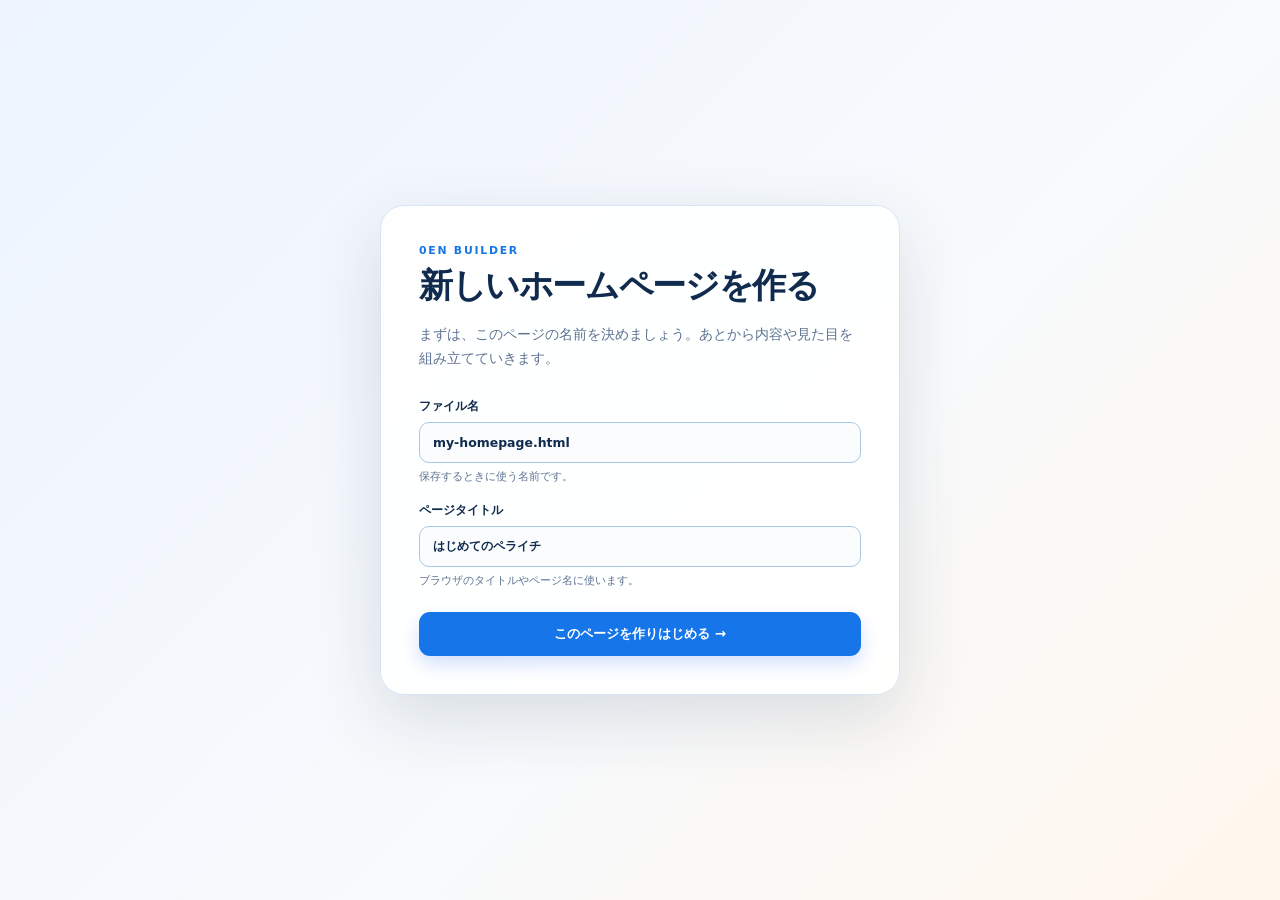
<file: index.html>
<!doctype html>
<html lang="ja">
  <head>
    <meta charset="utf-8" />
    <meta name="viewport" content="width=device-width, initial-scale=1" />
    <title>0EN Builder PoC 01</title>
    <link rel="icon" href="data:," />
    <link rel="stylesheet" href="styles.css" />
  </head>
  <body>
    <section id="project-setup" class="project-setup" aria-labelledby="project-setup-heading">
      <div class="project-setup-card">
        <p class="eyebrow">0EN BUILDER</p>
        <h1 id="project-setup-heading">新しいホームページを作る</h1>
        <p class="project-setup-lead">まずは、このページの名前を決めましょう。あとから内容や見た目を組み立てていきます。</p>
        <form id="project-setup-form" class="project-setup-form">
          <label class="project-setup-field">
            <span>ファイル名</span>
            <input id="project-filename" name="filename" type="text" value="my-homepage.html" placeholder="my-homepage.html" required />
            <small>保存するときに使う名前です。</small>
          </label>
          <label class="project-setup-field">
            <span>ページタイトル</span>
            <input id="project-title" name="title" type="text" value="はじめてのペライチ" placeholder="例：わたしのホームページ" required />
            <small>ブラウザのタイトルやページ名に使います。</small>
          </label>
          <button class="project-setup-submit" type="submit">このページを作りはじめる <span>→</span></button>
        </form>
      </div>
    </section>
    <header class="app-header">
      <div class="app-title-area">
        <button id="page-menu-toggle" class="page-menu-button page-menu-icon" type="button" aria-label="ページ設定を開く" aria-expanded="false">☰</button>
        <div>
          <p class="eyebrow">0EN Builder / PoC 01</p>
          <h1 id="app-page-title">はじめてのペライチ</h1>
        </div>
      </div>
      <div class="header-actions">
        <p class="header-note">プロジェクトは再編集用、完成ページは公開用に保存します。</p>
        <div class="header-file-actions" aria-label="保存と書き出し">
          <button id="save-project" class="page-menu-button" type="button">プロジェクトを保存</button>
          <button id="load-project" class="page-menu-button" type="button">プロジェクトを開く</button>
          <button id="load-html" class="page-menu-button" type="button">HTMLを読み込む</button>
          <button id="export-html" class="page-menu-button page-menu-button-primary" type="button">完成ページを書き出す</button>
          <input id="load-html-file" class="file-input-hidden" type="file" accept=".html,.htm,text/html,image/*" webkitdirectory directory multiple aria-label="HTMLとimagesフォルダを読み込む" />
          <input id="load-project-file" class="file-input-hidden" type="file" accept=".json,.0en.json,application/json" aria-label="プロジェクトJSONを開く" />
        </div>
      </div>
      <div class="aero-ribbon" aria-label="作業モード">
        <div class="aero-ribbon-status" aria-hidden="true">
          <span>ライブプレビュー</span>
          <i></i>
        </div>
      </div>
    </header>

    <section id="page-settings" class="page-settings" hidden aria-label="ページ設定">
      <div class="page-settings-inner">
        <div><p class="eyebrow">ページ設定</p><h2>ページの基本設定</h2></div>
        <span class="page-setting-note">ファイル名とタイトルを設定します。</span>
      </div>
    </section>

    <main class="builder-shell">
      <aside class="panel left-panel" aria-label="追加できるもの">
        <div class="panel-heading">
          <p class="eyebrow">できること</p>
        </div>
        <section class="layout-start" aria-labelledby="layout-start-heading">
          <div class="section-title-row"><h3 id="layout-start-heading">レイアウト</h3><span class="section-hint">先に選ぶ</span></div>
          <button id="layout-card" class="layout-card" type="button" aria-expanded="false"><span class="layout-preview"><i></i><i></i></span><span><strong>レイアウト</strong><small>パーツの並び方を選びます</small></span><b>＋</b></button>
          <div id="layout-popover" class="layout-popover" hidden>
            <div class="popover-heading"><strong>レイアウトを選ぶ</strong><button id="close-layout-popover" type="button" aria-label="レイアウト選択を閉じる">×</button></div>
            <div class="layout-pattern-grid" role="group" aria-label="標準レイアウト">
              <button type="button" data-layout-template="single"><span class="pattern-preview pattern-single"><i></i></span><strong>ひとつ</strong></button>
              <button type="button" data-layout-template="two"><span class="pattern-preview pattern-two"><i></i><i></i></span><strong>左右に2つ</strong></button>
              <button type="button" data-layout-template="wide-left"><span class="pattern-preview pattern-wide-left"><i></i><i></i></span><strong>左を広く</strong></button>
              <button type="button" data-layout-template="wide-right"><span class="pattern-preview pattern-wide-right"><i></i><i></i></span><strong>右を広く</strong></button>
              <button type="button" data-layout-template="add-horizontal"><span class="pattern-preview pattern-add-horizontal"><i></i><i></i></span><strong>横に追加</strong></button>
              <button type="button" data-layout-template="add-vertical"><span class="pattern-preview pattern-add-vertical"><i></i><i></i></span><strong>下に追加</strong></button>
            </div>
            <p class="popover-note">選んだ場所に適用します。あとからさらに分けられます。</p>
          </div>
        </section>
        <button id="select-background" class="part-card part-card-primary" type="button"><span class="part-icon">▨</span><span><strong>背景</strong><small>ページ全体の背景を決める</small></span><b>＋</b></button>
        <button id="select-style" class="part-card part-card-primary" type="button"><span class="part-icon">✦</span><span><strong>見た目</strong><small>ページ全体の雰囲気を変える</small></span><b>＋</b></button>
        <button id="add-text" class="part-card part-card-primary" type="button"><span class="part-icon">T</span><span><strong>見出し</strong><small>大きな文字を追加</small></span><b>＋</b></button>
        <button id="add-body" class="part-card part-card-primary" type="button"><span class="part-icon">¶</span><span><strong>本文</strong><small>説明文を追加</small></span><b>＋</b></button>
        <label id="add-image" class="part-card part-card-primary" for="image-file"><span class="part-icon">▧</span><span><strong>画像</strong><small>写真やイラストを追加</small></span><b>＋</b></label>
        <input id="image-file" class="file-input-hidden" type="file" accept="image/*" aria-label="画像ファイルを選択" />
        <button id="add-separator" class="part-card part-card-primary" type="button"><span class="part-icon">━</span><span><strong>区切り線</strong><small>ページに線を追加</small></span><b>＋</b></button>
        <button id="add-button" class="part-card part-card-primary" type="button"><span class="part-icon">▣</span><span><strong>ボタン</strong><small>行動を促すリンクを追加</small></span><b>＋</b></button>
        <button id="reset-page" class="quiet-button" type="button">最初の状態に戻す</button>
      </aside>

      <section class="canvas-column" aria-label="ライブプレビュー">
        <div class="canvas-toolbar">
          <div>
            <p class="eyebrow">ライブプレビュー</p>
            <h2>ページ</h2>
          </div>
          <div class="canvas-toolbar-actions"><div class="preview-viewport-switch" role="group" aria-label="プレビュー幅"><button type="button" data-preview-viewport="desktop" aria-pressed="true">PC表示</button><button type="button" data-preview-viewport="tablet" aria-pressed="false">タブレット</button><button type="button" data-preview-viewport="mobile" aria-pressed="false">スマホ表示</button></div><span id="selection-status" class="status-pill">文章を選択中</span></div>
        </div>
        <div class="preview-frame-wrap">
          <iframe id="preview-frame" title="作成中のページプレビュー" sandbox="allow-scripts"></iframe>
        </div>
      </section>

      <aside class="panel right-panel" aria-label="選択中の要素の設定">
        <div class="panel-heading">
            <p class="eyebrow">編集</p>
          <h2 id="edit-heading">選んだものの道具箱</h2>
          <p id="edit-subheading" class="helper-text compact">選択中のパーツに必要な道具だけ表示します。</p>
        </div>

        <section id="style-tools" class="customize-section style-tools" hidden aria-labelledby="style-tools-heading">
          <div class="section-title-row"><h3 id="style-tools-heading">ページ全体の見た目</h3><span class="section-hint">8つの見本</span></div>
          <p class="helper-text compact">ここを変えるとページ全体が変わります。文章や配置は変わりません。</p>
          <div class="field-grid"><label class="field"><span class="range-label"><span>ページの横幅</span><output id="page-content-width-value"></output></span><span class="range-hint"><span>読みやすく</span><span>広く</span></span><input id="page-content-width" type="range" min="480" max="1400" step="10" aria-label="ページの最大幅" /></label><label class="field"><span class="range-label"><span>左右の余白</span><output id="page-padding-x-value"></output></span><input id="page-padding-x" type="range" min="0" max="96" step="1" aria-label="ページ左右の余白" /></label></div>
          <label class="field"><span class="range-label"><span>上下の余白</span><output id="page-padding-y-value"></output></span><input id="page-padding-y" type="range" min="0" max="160" step="1" aria-label="ページ上下の余白" /></label>
          <div class="style-preset-grid" role="group" aria-label="ページ全体のスタイルプリセット">
            <button type="button" data-style-preset="casual"><span class="style-preset-sample style-sample-casual"><b>見出し</b><i></i><em>ボタン</em></span><strong>カジュアル</strong><small>親しみやすい</small></button>
            <button type="button" data-style-preset="pop"><span class="style-preset-sample style-sample-pop"><b>見出し</b><i></i><em>ボタン</em></span><strong>ポップ</strong><small>元気で明るい</small></button>
            <button type="button" data-style-preset="sweet"><span class="style-preset-sample style-sample-sweet"><b>見出し</b><i></i><em>ボタン</em></span><strong>スウィート</strong><small>やわらかく可愛い</small></button>
            <button type="button" data-style-preset="blog"><span class="style-preset-sample style-sample-blog"><b>見出し</b><i></i><em>ボタン</em></span><strong>ブログ</strong><small>読みやすく落ち着く</small></button>
            <button type="button" data-style-preset="business"><span class="style-preset-sample style-sample-business"><b>見出し</b><i></i><em>ボタン</em></span><strong>ビジネス</strong><small>整って信頼感</small></button>
            <button type="button" data-style-preset="natural"><span class="style-preset-sample style-sample-natural"><b>見出し</b><i></i><em>ボタン</em></span><strong>ナチュラル</strong><small>温かく素材感</small></button>
            <button type="button" data-style-preset="minimal"><span class="style-preset-sample style-sample-minimal"><b>見出し</b><i></i><em>ボタン</em></span><strong>ミニマル</strong><small>すっきり洗練</small></button>
            <button type="button" data-style-preset="japanese"><span class="style-preset-sample style-sample-japanese"><b>見出し</b><i></i><em>ボタン</em></span><strong>和モダン</strong><small>静かで上品</small></button>
          </div>
          <p class="helper-text compact">気に入らなければ、別の見本を選んで戻せます。</p>
        </section>

        <section id="layout-tools" class="customize-section layout-tools" hidden aria-labelledby="layout-tools-heading">
          <div class="section-title-row"><h3 id="layout-tools-heading">レイアウトを整える</h3><span id="layout-selection-count" class="section-hint"></span></div>
          <p id="layout-help" class="helper-text compact">完成形を選ぶと、その場所に適用されます。</p>
          <div class="anchor-tool">
            <label class="field field-wide"><span>この場所に名前をつける</span><input id="layout-anchor-name" type="text" placeholder="例：お問い合わせ" aria-label="この場所の名前" /></label>
            <button id="save-layout-anchor" class="secondary-button" type="button">名前を設定</button>
            <small class="helper-text compact">ボタンのリンク先として選べるようになります。</small>
          </div>
          <div class="layout-pattern-grid layout-pattern-grid-edit" role="group" aria-label="レイアウトを選ぶ">
            <button type="button" data-layout-template="single"><span class="pattern-preview pattern-single"><i></i></span><strong>ひとつ</strong></button>
            <button type="button" data-layout-template="two"><span class="pattern-preview pattern-two"><i></i><i></i></span><strong>左右に2つ</strong></button>
            <button type="button" data-layout-template="wide-left"><span class="pattern-preview pattern-wide-left"><i></i><i></i></span><strong>左を広く</strong></button>
            <button type="button" data-layout-template="wide-right"><span class="pattern-preview pattern-wide-right"><i></i><i></i></span><strong>右を広く</strong></button>
            <button type="button" data-layout-template="add-horizontal"><span class="pattern-preview pattern-add-horizontal"><i></i><i></i></span><strong>横に追加</strong></button>
            <button type="button" data-layout-template="add-vertical"><span class="pattern-preview pattern-add-vertical"><i></i><i></i></span><strong>下に追加</strong></button>
          </div>
          <div class="section-template-tool">
            <div class="section-title-row"><strong>セクションの見本</strong><span class="section-hint">中身つきで追加</span></div>
            <p class="helper-text compact">選択中の場所に追加します。追加後は「元に戻す」で戻せます。</p>
            <div class="section-template-grid" role="group" aria-label="セクションの見本">
              <button type="button" data-section-template="hero"><strong>ヒーロー</strong><small>見出し・説明・ボタン</small></button>
              <button type="button" data-section-template="features"><strong>3つの特徴</strong><small>横並びカード</small></button>
              <button type="button" data-section-template="split"><strong>紹介</strong><small>左右に内容を配置</small></button>
              <button type="button" data-section-template="cta"><strong>案内・CTA</strong><small>行動を促すまとまり</small></button>
            </div>
          </div>
          <label id="layout-gap-field" class="field">
            <span class="range-label"><span>間隔</span><output id="layout-gap-value"></output></span>
            <span class="range-hint"><span>きゅっと</span><span>ゆったり</span></span>
            <input id="layout-gap" type="range" min="0" max="56" step="4" aria-label="レイアウトの間隔" />
          </label>
          <label id="layout-width-field" class="field is-disabled">
            <span class="range-label"><span>横幅</span><output id="layout-width-value"></output></span>
            <span class="range-hint"><span>せまく</span><span>ひろく</span></span>
            <input id="layout-width" type="range" min="20" max="80" step="1" aria-label="選択中のカラムの横幅" />
          </label>
          <label id="layout-height-field" class="field is-disabled">
            <span class="range-label"><span>縦幅</span><output id="layout-height-value"></output></span>
            <span class="range-hint"><span>低く</span><span>高く</span></span>
            <input id="layout-height" type="range" min="20" max="80" step="1" aria-label="選択中のカラムの縦幅" />
          </label>
          <p id="layout-dimension-note" class="helper-text compact">カラムを選ぶと、使える方向の幅を調整できます。</p>
          <div class="container-style-tool">
            <div class="section-title-row"><strong>入れ物の見た目</strong><span class="section-hint">選択中のまとまり</span></div>
            <div class="choice-grid group-preset-grid" role="group" aria-label="入れ物の見本"><button type="button" data-group-preset="card">カード</button><button type="button" data-group-preset="panel">パネル</button><button type="button" data-group-preset="flat">透明</button></div>
            <div class="field-grid"><label class="field"><span>背景色</span><input id="group-background-color" type="color" aria-label="入れ物の背景色" /></label><label class="check-field"><input id="group-background-none" type="checkbox" aria-label="入れ物の背景なし" /><span>背景なし</span></label></div>
            <div class="field-grid"><label class="field"><span>背景の種類</span><select id="group-background-gradient" aria-label="入れ物の背景の種類"><option value="solid">単色</option><option value="linear">線形</option><option value="radial">円形</option></select></label><label class="field"><span>向き</span><input id="group-background-angle" type="range" min="0" max="360" step="15" aria-label="入れ物の背景の向き" /></label></div>
            <div class="field-grid"><label class="field"><span>色1</span><input id="group-background-color1" type="color" aria-label="入れ物の背景の色1" /></label><label class="field"><span>色2</span><input id="group-background-color2" type="color" aria-label="入れ物の背景の色2" /></label></div>
            <label class="field"><span class="range-label"><span>内側の余白</span><output id="group-padding-value"></output></span><input id="group-padding" type="range" min="0" max="96" step="1" aria-label="入れ物の内側の余白" /></label>
            <label class="field"><span class="range-label"><span>外側の余白</span><output id="group-margin-value"></output></span><input id="group-margin" type="range" min="0" max="96" step="1" aria-label="入れ物の外側の余白" /></label>
            <label class="field"><span class="range-label"><span>角の丸み</span><output id="group-radius-value"></output></span><input id="group-radius" type="range" min="0" max="48" step="1" aria-label="入れ物の角の丸み" /></label>
            <div class="field-grid"><label class="field"><span>枠線</span><select id="group-border-width" aria-label="入れ物の枠線"><option value="0">なし</option><option value="1">細い</option><option value="2">ふつう</option><option value="4">太い</option></select></label><label class="field"><span>枠線の色</span><input id="group-border-color" type="color" aria-label="入れ物の枠線の色" /></label></div>
            <label class="field"><span>影</span><select id="group-shadow" aria-label="入れ物の影"><option value="none">なし</option><option value="soft">薄い</option><option value="strong">くっきり</option></select></label>
          </div>
          <p class="helper-text compact">複数選択：Shiftを押しながらクリック</p>
          <div class="layout-remove-tool"><button id="delete-layout" class="secondary-button" type="button">このレイアウトを削除</button><small class="helper-text compact">中のパーツは残して、追加した入れ物だけ削除します。</small></div>
        </section>

        <section id="preset-tools" class="customize-section" data-editor="text" data-collapsible aria-labelledby="preset-heading" aria-expanded="false">
          <div class="section-title-row collapsible-title" role="button" tabindex="0"><h3 id="preset-heading"><span class="tool-icon" aria-hidden="true">🔵</span>雰囲気を選ぶ</h3><span class="section-hint">見出しの見本</span></div>
          <div class="preset-grid" role="group" aria-label="雰囲気のプリセット">
            <button type="button" data-preset="simple"><span class="preset-sample sample-simple">あなたの<br />ページ</span><strong>シンプル</strong><small>すっきり、迷わない</small></button>
            <button type="button" data-preset="soft"><span class="preset-sample sample-soft">あなたの<br />ページ</span><strong>やわらかい</strong><small>親しみやすい</small></button>
            <button type="button" data-preset="business"><span class="preset-sample sample-business">あなたの<br />ページ</span><strong>ビジネス</strong><small>信頼感のある</small></button>
            <button type="button" data-preset="luxury"><span class="preset-sample sample-luxury">あなたの<br />ページ</span><strong>高級感</strong><small>落ち着いた</small></button>
            <button type="button" data-preset="pop"><span class="preset-sample sample-pop">あなたの<br />ページ</span><strong>ポップ</strong><small>楽しく元気な</small></button>
            <button type="button" data-preset="cute"><span class="preset-sample sample-cute">あなたの<br />ページ</span><strong>かわいい</strong><small>やさしく丸い</small></button>
            <button type="button" data-preset="underline"><span class="preset-sample sample-underline">あなたの<br />ページ</span><strong>アクセント</strong><small>線で目立たせる</small></button>
            <button type="button" data-preset="modern"><span class="preset-sample sample-modern">あなたの<br />ページ</span><strong>モダン</strong><small>すっきり洗練</small></button>
          </div>
        </section>

        <section id="basic-tools" class="customize-section" data-editor="text button" data-collapsible aria-labelledby="basic-heading" aria-expanded="true">
          <div class="section-title-row collapsible-title" role="button" tabindex="0"><h3 id="basic-heading"><span class="tool-icon" aria-hidden="true">✎</span>基本</h3><span class="section-hint">文字の見た目</span></div>
        <label class="field field-wide">
          <span>文章</span>
          <textarea id="content-input" rows="4" aria-label="文章"></textarea>
        </label>
        <label class="field"><span>書体</span><select id="font-family" aria-label="書体"><option value="system">標準ゴシック</option><option value="sans">Noto Sans JP</option><option value="serif">Noto Serif JP</option><option value="rounded">丸ゴシック</option></select></label>

        <section id="body-tools" class="body-tools" hidden aria-label="本文を整える">
          <div class="section-title-row"><h3>文章を整える</h3><span class="section-hint">本文だけ</span></div>
          <div class="body-format-tools" role="group" aria-label="本文の整形">
            <button type="button" data-body-format="plain">通常</button>
            <button type="button" data-body-format="strong">強調</button>
            <button type="button" data-body-format="list">箇条書き</button>
          </div>
          <p class="helper-text compact">文章を改行して入力すると、箇条書きでは1行ずつ項目になります。</p>
        </section>

        <section id="button-tools" class="customize-section" data-editor="button" hidden aria-labelledby="button-heading">
          <div class="section-title-row"><h3 id="button-heading">ボタンの道具箱</h3><span class="section-hint">選択中のボタン</span></div>
          <label class="field field-wide"><span>ボタンの文字</span><input id="button-label" type="text" aria-label="ボタンの文字" /></label>
          <label class="field"><span>書体</span><select id="button-font-family" aria-label="ボタンの書体"><option value="system">標準ゴシック</option><option value="sans">Noto Sans JP</option><option value="serif">Noto Serif JP</option><option value="rounded">丸ゴシック</option></select></label>
          <label class="field"><span>文字の太さ</span><select id="button-font-weight" aria-label="ボタンの文字の太さ"><option value="300">細い（L）</option><option value="400">標準（M）</option><option value="500">やや太い</option><option value="600">太い（B）</option><option value="900">特太い（H）</option></select></label>
          <label class="field"><span class="range-label"><span>文字の大きさ</span><output id="button-font-size-value"></output></span><input id="button-font-size" type="range" min="8" max="160" step="1" aria-label="ボタンの文字の大きさ" /></label>
          <label class="field"><span class="range-label"><span>行間</span><output id="button-line-height-value"></output></span><input id="button-line-height" type="range" min="1" max="2.4" step="0.1" aria-label="ボタンの行間" /></label>
          <label class="field"><span class="range-label"><span>文字間</span><output id="button-letter-spacing-value"></output></span><input id="button-letter-spacing" type="range" min="-0.08" max="0.2" step="0.01" aria-label="ボタンの文字間" /></label>
          <fieldset class="field-set">
            <legend>リンク先</legend>
            <select id="button-link-type" aria-label="リンク先の種類"><option value="url">外部URL</option><option value="anchor">このページの場所</option></select>
          </fieldset>
          <label id="button-url-field" class="field field-wide"><span>URL</span><input id="button-url" type="url" placeholder="https://example.com" aria-label="リンク先URL" /></label>
          <label id="button-anchor-field" class="field field-wide" hidden><span>ページ内の場所</span><select id="button-anchor" aria-label="ページ内リンクの場所"><option value="">場所を選択</option></select></label>
          <label class="check-field"><input id="button-target-blank" type="checkbox" aria-label="新しいタブで開く" /><span>新しいタブで開く</span></label>
          <div class="field-grid">
            <label class="field"><span>文字の色</span><input id="button-text-color" type="color" aria-label="ボタンの文字の色" /></label>
            <label class="field"><span>ボタンの色</span><input id="button-background-color" type="color" aria-label="ボタンの色" /></label>
          </div>
          <fieldset class="field-set"><legend>配置</legend><div class="segmented" role="group" aria-label="ボタンの配置"><button type="button" data-button-align="left">左</button><button type="button" data-button-align="center">中央</button><button type="button" data-button-align="right">右</button></div></fieldset>
          <label class="field"><span class="range-label"><span>横幅</span><output id="button-width-value"></output></span><input id="button-width" type="range" min="20" max="200" step="1" aria-label="ボタンの横幅" /></label>
          <label class="field"><span class="range-label"><span>縦幅</span><output id="button-height-value"></output></span><input id="button-height" type="range" min="8" max="80" step="1" aria-label="ボタンの縦幅" /></label>
          <label class="field"><span class="range-label"><span>角の丸み</span><output id="button-radius-value"></output></span><input id="button-radius" type="range" min="0" max="48" step="1" aria-label="ボタンの角の丸み" /></label>
          <div class="field-grid"><label class="field"><span>枠線</span><select id="button-border-width" aria-label="ボタンの枠線"><option value="0">なし</option><option value="1">細い</option><option value="2">ふつう</option><option value="4">太い</option></select></label><label class="field"><span>枠線の色</span><input id="button-border-color" type="color" aria-label="ボタンの枠線の色" /></label></div>
        </section>

        <div class="field-grid">
          <label class="field">
            <span>文字の色</span>
            <input id="text-color" type="color" aria-label="文字の色" />
          </label>
          <label class="field">
            <span>パーツの背景色</span>
            <input id="background-color" type="color" aria-label="背景の色" />
          </label>
        </div>
        <label class="check-field">
          <input id="background-none" type="checkbox" aria-label="パーツの背景なし" />
          <span>パーツの背景なし</span>
        </label>
        <div class="gradient-tool">
          <div class="section-title-row"><strong>背景のグラデーション</strong><span class="section-hint">色をなじませる</span></div>
          <div class="field-grid"><label class="field"><span>種類</span><select id="background-gradient" aria-label="背景グラデーション"><option value="solid">単色</option><option value="linear">線形</option><option value="radial">円形</option></select></label><label class="field"><span>向き</span><input id="background-gradient-angle" type="range" min="0" max="360" step="15" aria-label="グラデーションの向き" /></label></div>
          <div class="field-grid"><label class="field"><span>色1</span><input id="background-gradient-color1" type="color" aria-label="グラデーションの色1" /></label><label class="field"><span>色2</span><input id="background-gradient-color2" type="color" aria-label="グラデーションの色2" /></label></div>
        </div>

        <label class="field">
          <span class="range-label"><span>文字の大きさ</span><output id="font-size-value"></output></span><span class="range-hint"><span>小さめ</span><span>大きめ</span></span>
          <input id="font-size" type="range" min="8" max="160" step="1" aria-label="文字の大きさ" />
        </label>
        <label class="field"><span>文字サイズの変化</span><select id="font-size-mode" aria-label="文字サイズの変化"><option value="fixed">固定サイズ</option><option value="responsive">画面に合わせて調整</option></select></label>
        <div id="responsive-font-size-tools" class="responsive-font-size-tools" hidden>
          <p class="helper-text compact">画面が狭いと小さく、広いと大きくなります。</p>
          <div class="field-grid"><label class="field"><span class="range-label"><span>小さい画面</span><output id="font-size-min-value"></output></span><input id="font-size-min" type="range" min="8" max="96" step="1" aria-label="小さい画面の文字サイズ" /></label><label class="field"><span class="range-label"><span>大きい画面</span><output id="font-size-max-value"></output></span><input id="font-size-max" type="range" min="16" max="180" step="1" aria-label="大きい画面の文字サイズ" /></label></div>
        </div>

        <label class="field"><span>文字の太さ</span><select id="font-weight" aria-label="文字の太さ"><option value="300">細い（L）</option><option value="400">標準（M）</option><option value="500">やや太い</option><option value="600">太い（B）</option><option value="900">特太い（H）</option></select></label>

        <fieldset class="field-set alignment-field-set">
          <legend>文字の揃え方</legend>
          <div class="alignment-toolbar" role="toolbar" aria-label="文字の揃え方">
            <button type="button" class="alignment-button" data-align="left" aria-label="左揃え" title="左揃え"><span class="alignment-icon alignment-icon-left" aria-hidden="true"><i></i><i></i><i></i></span></button>
            <button type="button" class="alignment-button" data-align="center" aria-label="中央揃え" title="中央揃え"><span class="alignment-icon alignment-icon-center" aria-hidden="true"><i></i><i></i><i></i></span></button>
            <button type="button" class="alignment-button" data-align="right" aria-label="右揃え" title="右揃え"><span class="alignment-icon alignment-icon-right" aria-hidden="true"><i></i><i></i><i></i></span></button>
            <button type="button" class="alignment-button" data-align="justify" aria-label="両端揃え" title="両端揃え"><span class="alignment-icon alignment-icon-justify" aria-hidden="true"><i></i><i></i><i></i></span></button>
          </div>
        </fieldset>

        <fieldset class="field-set alignment-field-set" data-block-position-tools>
          <legend>ブロックの位置</legend>
          <p class="helper-text compact">文字ではなく、見出しの枠そのものを段の中で動かします。</p>
          <div class="alignment-toolbar" role="toolbar" aria-label="ブロックの位置">
            <button type="button" class="alignment-button" data-block-align="left" aria-label="ブロックを左に配置" title="ブロックを左に配置"><span class="alignment-icon alignment-icon-left" aria-hidden="true"><i></i><i></i><i></i></span></button>
            <button type="button" class="alignment-button" data-block-align="center" aria-label="ブロックを中央に配置" title="ブロックを中央に配置"><span class="alignment-icon alignment-icon-center" aria-hidden="true"><i></i><i></i><i></i></span></button>
            <button type="button" class="alignment-button" data-block-align="right" aria-label="ブロックを右に配置" title="ブロックを右に配置"><span class="alignment-icon alignment-icon-right" aria-hidden="true"><i></i><i></i><i></i></span></button>
          </div>
        </fieldset>

        <fieldset class="field-set">
          <legend>縦の揃え方</legend>
          <div class="segmented" role="group" aria-label="縦の揃え方">
            <button type="button" data-valign="top">上</button>
            <button type="button" data-valign="center">中央</button>
            <button type="button" data-valign="bottom">下</button>
          </div>
        </fieldset>

        <label class="field">
          <span class="range-label"><span>行間</span><output id="line-height-value"></output></span><span class="range-hint"><span>きゅっと</span><span>ゆったり</span></span>
          <input id="line-height" type="range" min="1" max="2.4" step="0.1" aria-label="行間" />
        </label>

        <label class="field">
          <span class="range-label"><span>文字間</span><output id="letter-spacing-value"></output></span><span class="range-hint"><span>つめる</span><span>ひろげる</span></span>
          <input id="letter-spacing" type="range" min="-0.08" max="0.2" step="0.01" aria-label="文字間" />
        </label>

        <label class="field">
          <span class="range-label"><span>内側の余白</span><output id="padding-value"></output></span><span class="range-hint"><span>きゅっと</span><span>ゆったり</span></span>
          <input id="padding" type="range" min="0" max="64" step="1" aria-label="内側の余白" />
        </label>

        <label class="field">
          <span class="range-label"><span>外側の余白</span><output id="margin-value"></output></span>
          <input id="margin" type="range" min="0" max="64" step="1" aria-label="外側の余白" />
        </label>

        <button type="button" class="spacing-detail-toggle" data-spacing-detail aria-expanded="false" aria-controls="spacing-detail-panel">余白を4方向で調整</button>
        <div id="spacing-detail-panel" class="spacing-detail-panel" hidden>
          <p class="helper-text compact">上下左右を別々に調整できます。</p>
          <div class="spacing-detail-grid">
            <label class="field"><span class="range-label"><span>内側・上</span><output id="padding-top-value"></output></span><input id="padding-top" type="range" min="0" max="80" step="1" aria-label="内側の上余白" /></label>
            <label class="field"><span class="range-label"><span>内側・右</span><output id="padding-right-value"></output></span><input id="padding-right" type="range" min="0" max="80" step="1" aria-label="内側の右余白" /></label>
            <label class="field"><span class="range-label"><span>内側・下</span><output id="padding-bottom-value"></output></span><input id="padding-bottom" type="range" min="0" max="80" step="1" aria-label="内側の下余白" /></label>
            <label class="field"><span class="range-label"><span>内側・左</span><output id="padding-left-value"></output></span><input id="padding-left" type="range" min="0" max="80" step="1" aria-label="内側の左余白" /></label>
            <label class="field"><span class="range-label"><span>外側・上</span><output id="margin-top-value"></output></span><input id="margin-top" type="range" min="0" max="80" step="1" aria-label="外側の上余白" /></label>
            <label class="field"><span class="range-label"><span>外側・右</span><output id="margin-right-value"></output></span><input id="margin-right" type="range" min="0" max="80" step="1" aria-label="外側の右余白" /></label>
            <label class="field"><span class="range-label"><span>外側・下</span><output id="margin-bottom-value"></output></span><input id="margin-bottom" type="range" min="0" max="80" step="1" aria-label="外側の下余白" /></label>
            <label class="field"><span class="range-label"><span>外側・左</span><output id="margin-left-value"></output></span><input id="margin-left" type="range" min="0" max="80" step="1" aria-label="外側の左余白" /></label>
          </div>
        </div>

        <label class="field">
          <span class="range-label"><span>幅</span><output id="width-value"></output></span>
          <input id="width" type="range" min="40" max="200" step="1" aria-label="幅" />
        </label>
          <label class="check-field overflow-toggle"><input id="allow-overflow" type="checkbox" aria-label="パーツを枠の外まで調整" /><span>枠を越えて調整</span></label>
          <p class="helper-text compact overflow-warning">オンにすると、選択中のパーツを親枠の外まで大きくできます。</p>

        <div class="text-position-tool">
          <div class="section-title-row"><strong>パーツの位置</strong><span class="section-hint">並びを変えずに動かす</span></div>
          <p class="helper-text compact">周りの並びは変えず、選択中のパーツだけを上下左右に動かします。</p>
          <label class="field"><span class="range-label"><span>左右</span><output id="text-offset-x-value"></output></span><span class="range-hint"><span>左へ</span><span>右へ</span></span><input id="text-offset-x" type="range" min="-320" max="320" step="1" aria-label="パーツの左右位置" /></label>
          <label class="field"><span class="range-label"><span>上下</span><output id="text-offset-y-value"></output></span><span class="range-hint"><span>上へ</span><span>下へ</span></span><input id="text-offset-y" type="range" min="-320" max="320" step="1" aria-label="パーツの上下位置" /></label>
        </div>

        <div class="field-grid">
          <label class="field">
            <span>枠線</span>
            <select id="border-width" aria-label="枠線">
              <option value="0">なし</option>
              <option value="1">細い</option>
              <option value="2">ふつう</option>
              <option value="4">太い</option>
            </select>
          </label>
          <label class="field">
            <span>枠線の色</span>
            <input id="border-color" type="color" aria-label="枠線の色" />
          </label>
        </div>

        <label class="field">
          <span class="range-label"><span>角の丸み</span><output id="radius-value"></output></span><span class="range-hint"><span>カクカク</span><span>まるい</span></span>
          <input id="radius" type="range" min="0" max="48" step="1" aria-label="角の丸み" />
        </label>
        </section>

        <section id="layer-tools" class="customize-section" data-editor="text image button separator" aria-labelledby="layer-heading">
          <div class="section-title-row"><h3 id="layer-heading"><span class="tool-icon" aria-hidden="true">▱</span>重なり順</h3><span id="layer-order-value" class="section-hint">標準</span></div>
          <div class="layer-toolbar" role="toolbar" aria-label="重なり順の調整">
            <button type="button" class="secondary-button" data-layer-action="front" title="選択中のパーツを最前面へ">最前面</button>
            <button type="button" class="secondary-button" data-layer-action="forward" title="選択中のパーツをひとつ前へ">前へ</button>
            <button type="button" class="secondary-button" data-layer-action="backward" title="選択中のパーツをひとつ後ろへ">後ろへ</button>
            <button type="button" class="secondary-button" data-layer-action="back" title="選択中のパーツを最背面へ">最背面</button>
          </div>
          <p class="helper-text compact">同じ段で重なるパーツの前後を調整できます。</p>
        </section>

        <section id="decoration-tools" class="customize-section" data-editor="text image button" data-collapsible aria-labelledby="decoration-heading" aria-expanded="false">
          <div class="section-title-row collapsible-title" role="button" tabindex="0"><h3 id="decoration-heading"><span class="tool-icon" aria-hidden="true">✦</span>装飾</h3><span class="section-hint">あとから足せます</span></div>
          <div class="decoration-list">
            <div class="decoration-row shadow-row"><div class="decoration-row-heading"><span class="decoration-label">枠に影をつける</span><button type="button" class="shadow-adjust-toggle" data-shadow-adjust="box" aria-expanded="false" aria-controls="box-shadow-adjust">微調整</button></div><div class="choice-grid" role="group" aria-label="枠に影をつける"><button type="button" data-decoration="shadow:none">なし</button><button type="button" data-decoration="shadow:soft">薄い</button><button type="button" data-decoration="shadow:strong">くっきり</button></div><div id="box-shadow-adjust" class="shadow-adjust-panel" hidden><label class="field"><span class="range-label"><span>左右</span><output id="shadow-offset-x-value"></output></span><span class="range-hint"><span>左</span><span>右</span></span><input id="shadow-offset-x" type="range" min="-20" max="20" step="1" aria-label="枠の影の左右位置" /></label><label class="field"><span class="range-label"><span>上下</span><output id="shadow-offset-y-value"></output></span><span class="range-hint"><span>上</span><span>下</span></span><input id="shadow-offset-y" type="range" min="-20" max="20" step="1" aria-label="枠の影の上下位置" /></label></div></div>
            <div class="decoration-row shadow-row"><div class="decoration-row-heading"><span class="decoration-label">文字に影をつける</span><button type="button" class="shadow-adjust-toggle" data-shadow-adjust="text" aria-expanded="false" aria-controls="text-shadow-adjust">微調整</button></div><div class="choice-grid" role="group" aria-label="文字に影をつける"><button type="button" data-decoration="textShadow:none">なし</button><button type="button" data-decoration="textShadow:soft">薄い</button><button type="button" data-decoration="textShadow:strong">くっきり</button></div><div id="text-shadow-adjust" class="shadow-adjust-panel" hidden><label class="field"><span class="range-label"><span>左右</span><output id="text-shadow-offset-x-value"></output></span><span class="range-hint"><span>左</span><span>右</span></span><input id="text-shadow-offset-x" type="range" min="-20" max="20" step="1" aria-label="文字の影の左右位置" /></label><label class="field"><span class="range-label"><span>上下</span><output id="text-shadow-offset-y-value"></output></span><span class="range-hint"><span>上</span><span>下</span></span><input id="text-shadow-offset-y" type="range" min="-20" max="20" step="1" aria-label="文字の影の上下位置" /></label></div></div>
            <div class="decoration-row"><span class="decoration-label">立体感をつける</span><div class="choice-grid" role="group" aria-label="立体感をつける"><button type="button" data-decoration="depth:none">なし</button><button type="button" data-decoration="depth:emboss">浮き出し</button><button type="button" data-decoration="depth:inset">へこみ</button></div></div>
            <div class="decoration-row"><span class="decoration-label">枠をつける</span><div class="choice-grid" role="group" aria-label="枠をつける"><button type="button" data-decoration="borderStyle:none">なし</button><button type="button" data-decoration="borderStyle:solid">細い線</button><button type="button" data-decoration="borderStyle:double">二重線</button></div></div>
            <div class="decoration-row"><span class="decoration-label">光らせる</span><div class="choice-grid" role="group" aria-label="光らせる"><button type="button" data-decoration="glow:none">なし</button><button type="button" data-decoration="glow:soft">ぼんやり</button><button type="button" data-decoration="glow:strong">強く</button></div></div>
            <div class="decoration-row text-stroke-row"><span class="decoration-label">袋文字</span><div class="choice-grid" role="group" aria-label="袋文字"><button type="button" data-decoration="textStrokeWidth:0">なし</button><button type="button" data-decoration="textStrokeWidth:1">細い</button><button type="button" data-decoration="textStrokeWidth:2">ふつう</button><button type="button" data-decoration="textStrokeWidth:3">太い</button></div><label class="field"><span>袋文字の色</span><input id="text-stroke-color" type="color" aria-label="袋文字の色" /></label></div>
          </div>
        </section>

        <section id="image-tools" class="customize-section media-tools" data-editor="image" hidden aria-labelledby="image-heading">
          <div class="section-title-row"><h3 id="image-heading">画像の道具箱</h3><span class="section-hint">選択中の画像</span></div>
          <label class="part-card part-card-primary replace-image-card" for="image-replace-file"><span class="part-icon">↻</span><span><strong>画像を置き換える</strong><small>位置や装飾はそのまま</small></span></label>
          <input id="image-replace-file" class="file-input-hidden" type="file" accept="image/*" aria-label="画像を置き換える" />
          <fieldset class="field-set">
            <legend>配置</legend>
            <div class="segmented" role="group" aria-label="画像の配置">
              <button type="button" data-image-position="left">左</button>
              <button type="button" data-image-position="center">中央</button>
              <button type="button" data-image-position="right">右</button>
            </div>
          </fieldset>
          <label class="field">
            <span class="range-label"><span>左右の位置</span><output id="image-offset-x-value"></output></span>
            <span class="range-hint"><span>左</span><span>右</span></span>
            <input id="image-offset-x" type="range" min="-320" max="320" step="1" aria-label="画像の左右位置" />
          </label>
          <label class="field">
            <span class="range-label"><span>上下の位置</span><output id="image-offset-y-value"></output></span>
            <span class="range-hint"><span>上</span><span>下</span></span>
            <input id="image-offset-y" type="range" min="-320" max="320" step="1" aria-label="画像の上下位置" />
          </label>
          <label class="field field-wide">
            <span>画像の説明</span>
            <input id="image-alt" type="text" aria-label="画像の説明" />
          </label>
          <label class="field">
            <span class="range-label"><span>大きさ</span><output id="image-width-value"></output></span>
            <span class="range-hint"><span>小さめ</span><span>大きめ</span></span>
            <input id="image-width" type="range" min="20" max="200" step="1" aria-label="画像の大きさ" />
          </label>
          <label class="check-field overflow-toggle"><input id="image-allow-overflow" type="checkbox" aria-label="画像を枠の外まで調整" /><span>枠を越えて調整</span></label>
          <p class="helper-text compact overflow-warning">オンにすると、画像を親枠の外まで大きくできます。</p>
          <label class="field">
            <span class="range-label"><span>外側の余白</span><output id="image-margin-value"></output></span>
            <input id="image-margin" type="range" min="0" max="64" step="1" aria-label="画像の外側の余白" />
          </label>
          <label class="field">
            <span class="range-label"><span>角の丸み</span><output id="image-radius-value"></output></span>
            <span class="range-hint"><span>カクカク</span><span>まるい</span></span>
            <input id="image-radius" type="range" min="0" max="48" step="1" aria-label="画像の角の丸み" />
          </label>
          <div class="field-grid">
            <label class="field">
              <span>枠線</span>
              <select id="image-border-width" aria-label="画像の枠線">
                <option value="0">なし</option>
                <option value="1">細い</option>
                <option value="2">ふつう</option>
                <option value="4">太い</option>
              </select>
            </label>
            <label class="field">
              <span>枠線の色</span>
              <input id="image-border-color" type="color" aria-label="画像の枠線の色" />
            </label>
          </div>
        </section>

        <section id="delete-section" class="delete-section" hidden aria-label="パーツの操作">
          <div class="part-order-actions"><button id="duplicate-selected" class="secondary-button" type="button">複製</button><button id="move-selected-up" class="secondary-button" type="button">↑ 上へ</button><button id="move-selected-down" class="secondary-button" type="button">↓ 下へ</button></div>
          <button id="delete-selected" class="delete-button" type="button">🗑 このパーツを削除</button>
        </section>

        <section id="separator-tools" class="customize-section" data-editor="separator" aria-labelledby="separator-heading">
          <div class="section-title-row"><h3 id="separator-heading">区切り線の道具箱</h3><span class="section-hint">選択中の区切り線</span></div>
          <label class="field">
            <span class="range-label"><span>線の幅</span><output id="separator-width-value"></output></span>
            <input id="separator-width" type="range" min="20" max="100" step="1" aria-label="区切り線の幅" />
          </label>
          <div class="field-grid">
            <label class="field">
              <span>線の太さ</span>
              <select id="separator-thickness" aria-label="区切り線の太さ"><option value="1">細い</option><option value="2">ふつう</option><option value="4">太い</option></select>
            </label>
            <label class="field">
              <span>線の色</span>
              <input id="separator-color" type="color" aria-label="区切り線の色" />
            </label>
          </div>
          <label class="field">
            <span>線の種類</span>
            <select id="separator-style" aria-label="区切り線の種類"><option value="solid">実線</option><option value="dashed">破線</option><option value="double">二重線</option></select>
          </label>
        </section>

        <section id="background-tools" class="customize-section" data-editor="background" aria-labelledby="background-heading">
          <div class="section-title-row"><h3 id="background-heading">背景の道具箱</h3><span class="section-hint">ページ全体</span></div>
          <div class="field-grid">
            <label class="field"><span>背景色</span><input id="page-background" type="color" aria-label="ページの背景色" /></label>
            <div class="field"><span>候補</span><div class="page-swatches" role="group" aria-label="ページ背景の候補"><button type="button" data-page-background="#f7f9fc">やわらかい</button><button type="button" data-page-background="#ffffff">白</button><button type="button" data-page-background="#eef6ff">空色</button><button type="button" data-page-background="#fff7ed">あたたかい</button></div></div>
          </div>
          <label class="part-card part-card-primary replace-image-card" for="background-file"><span class="part-icon">▧</span><span><strong>背景画像を追加</strong><small>画像を置き換える</small></span></label>
          <input id="background-file" class="file-input-hidden" type="file" accept="image/*" aria-label="背景画像を追加" />
          <label class="field"><span>画像の表示</span><select id="background-size" aria-label="背景画像の表示"><option value="cover">枠いっぱい</option><option value="contain">全体を表示</option><option value="repeat">敷き詰める</option></select></label>
          <label class="field"><span>画像の位置</span><select id="background-position" aria-label="背景画像の位置"><option value="left top">左上</option><option value="center top">中央上</option><option value="right top">右上</option><option value="left center">左中央</option><option value="center">中央</option><option value="right center">右中央</option><option value="left bottom">左下</option><option value="center bottom">中央下</option><option value="right bottom">右下</option></select></label>
        </section>
      </aside>
    </main>

    <footer class="builder-footer" aria-label="ページ情報">
      <span class="footer-brand">0EN Builder</span>
      <span>ページ：<strong id="footer-page-title">はじめてのペライチ</strong></span>
      <span>パーツ：<strong id="footer-element-count">1</strong></span>
      <span>選択中：<strong id="footer-selection">見出し</strong></span>
      <span class="footer-spacer"></span>
      <span class="footer-status"><i></i><strong id="footer-save-status">編集中</strong></span>
      <button id="undo-button" class="footer-action-button" type="button" disabled>↶ 元に戻す <span>Ctrl+Z</span></button>
      <button id="footer-source-button" class="footer-code-button" type="button">ソースを見る</button>
      <button id="footer-preview-button" class="footer-action-button" type="button">HTMLを見る</button>
    </footer>

    <div id="action-toast" class="action-toast" hidden><span id="action-toast-message"></span><button id="undo-delete" type="button">元に戻す</button></div>
    <div id="context-menu" class="context-menu" hidden role="menu" aria-label="この場所の操作">
      <button type="button" data-context-action="anchor-add" role="menuitem">この場所に名前をつける</button>
      <button type="button" data-context-action="anchor-edit" role="menuitem">名前を変更</button>
      <button type="button" data-context-action="anchor-remove" role="menuitem">この名前を削除</button>
    </div>

    <script src="app.js"></script>
  </body>
</html>
</file>
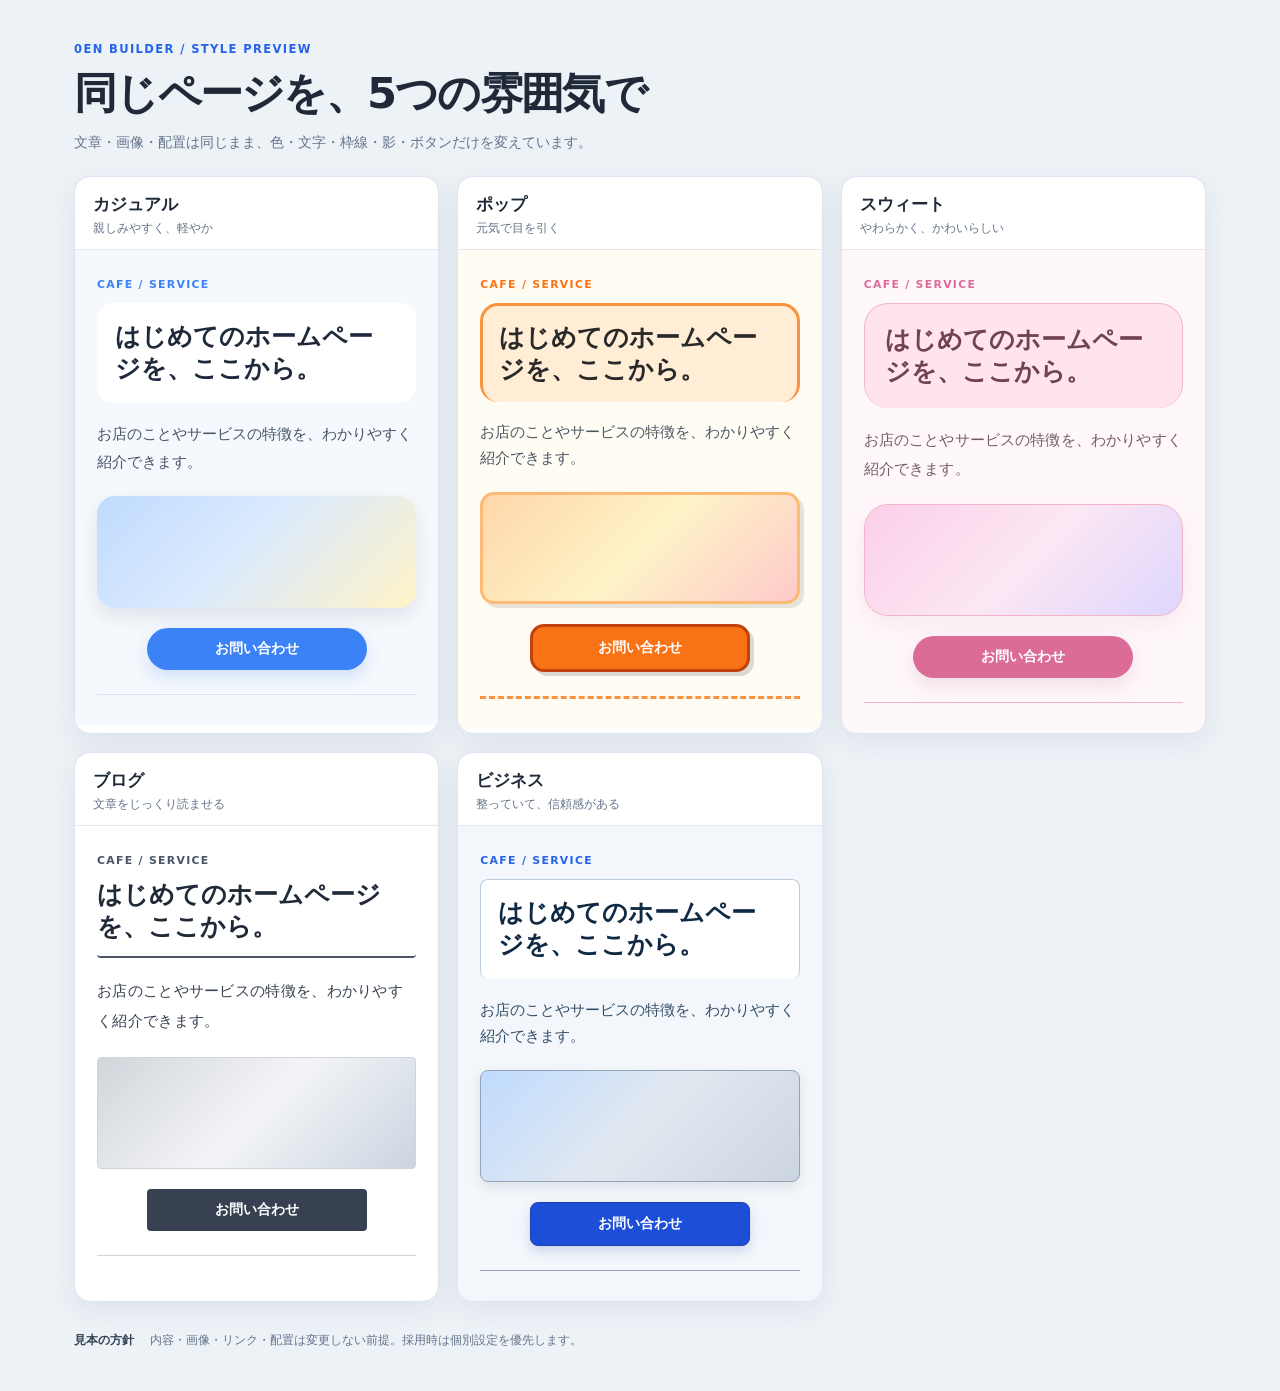
<file: style-preview.html>
<!doctype html>
<html lang="ja">
<head>
  <meta charset="utf-8" />
  <meta name="viewport" content="width=device-width, initial-scale=1" />
  <title>0EN Builder スタイルプリセット見本</title>
  <link rel="stylesheet" href="style-preview.css" />
</head>
<body>
  <header class="preview-header">
    <p class="eyebrow">0EN BUILDER / STYLE PREVIEW</p>
    <h1>同じページを、5つの雰囲気で</h1>
    <p>文章・画像・配置は同じまま、色・文字・枠線・影・ボタンだけを変えています。</p>
  </header>

  <main class="theme-grid" aria-label="スタイルプリセットの見本">
    <article class="theme-card theme-casual">
      <div class="theme-card-heading"><h2>カジュアル</h2><p>親しみやすく、軽やか</p></div>
      <div class="sample-page">
        <p class="sample-kicker">CAFE / SERVICE</p><h3>はじめてのホームページを、ここから。</h3>
        <p class="sample-body">お店のことやサービスの特徴を、わかりやすく紹介できます。</p>
        <div class="sample-image" role="img" aria-label="カフェのイメージ"></div>
        <a class="sample-button" href="#">お問い合わせ</a><hr />
      </div>
    </article>

    <article class="theme-card theme-pop">
      <div class="theme-card-heading"><h2>ポップ</h2><p>元気で目を引く</p></div>
      <div class="sample-page">
        <p class="sample-kicker">CAFE / SERVICE</p><h3>はじめてのホームページを、ここから。</h3>
        <p class="sample-body">お店のことやサービスの特徴を、わかりやすく紹介できます。</p>
        <div class="sample-image" role="img" aria-label="カフェのイメージ"></div>
        <a class="sample-button" href="#">お問い合わせ</a><hr />
      </div>
    </article>

    <article class="theme-card theme-sweet">
      <div class="theme-card-heading"><h2>スウィート</h2><p>やわらかく、かわいらしい</p></div>
      <div class="sample-page">
        <p class="sample-kicker">CAFE / SERVICE</p><h3>はじめてのホームページを、ここから。</h3>
        <p class="sample-body">お店のことやサービスの特徴を、わかりやすく紹介できます。</p>
        <div class="sample-image" role="img" aria-label="カフェのイメージ"></div>
        <a class="sample-button" href="#">お問い合わせ</a><hr />
      </div>
    </article>

    <article class="theme-card theme-blog">
      <div class="theme-card-heading"><h2>ブログ</h2><p>文章をじっくり読ませる</p></div>
      <div class="sample-page">
        <p class="sample-kicker">CAFE / SERVICE</p><h3>はじめてのホームページを、ここから。</h3>
        <p class="sample-body">お店のことやサービスの特徴を、わかりやすく紹介できます。</p>
        <div class="sample-image" role="img" aria-label="カフェのイメージ"></div>
        <a class="sample-button" href="#">お問い合わせ</a><hr />
      </div>
    </article>

    <article class="theme-card theme-business">
      <div class="theme-card-heading"><h2>ビジネス</h2><p>整っていて、信頼感がある</p></div>
      <div class="sample-page">
        <p class="sample-kicker">CAFE / SERVICE</p><h3>はじめてのホームページを、ここから。</h3>
        <p class="sample-body">お店のことやサービスの特徴を、わかりやすく紹介できます。</p>
        <div class="sample-image" role="img" aria-label="カフェのイメージ"></div>
        <a class="sample-button" href="#">お問い合わせ</a><hr />
      </div>
    </article>
  </main>

  <footer class="preview-note">
    <strong>見本の方針</strong>
    <span>内容・画像・リンク・配置は変更しない前提。採用時は個別設定を優先します。</span>
  </footer>
</body>
</html>
</file>
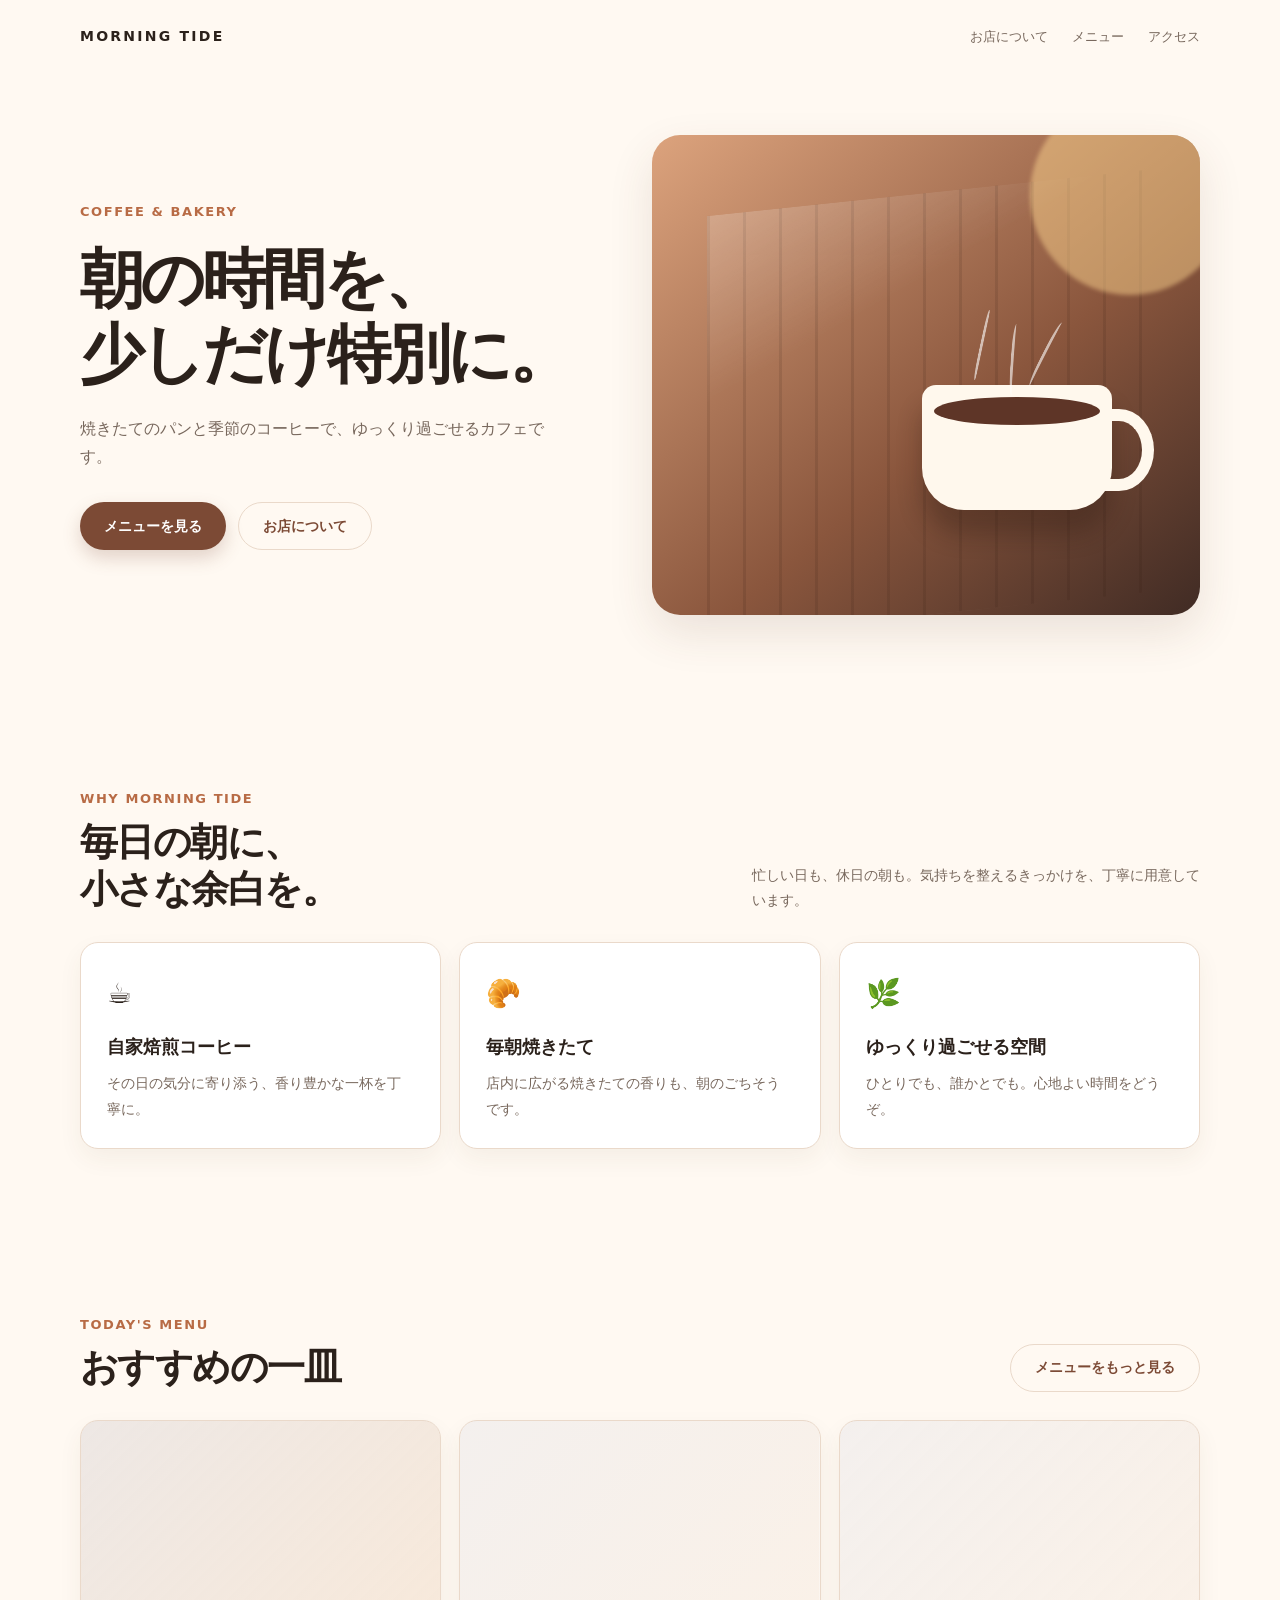
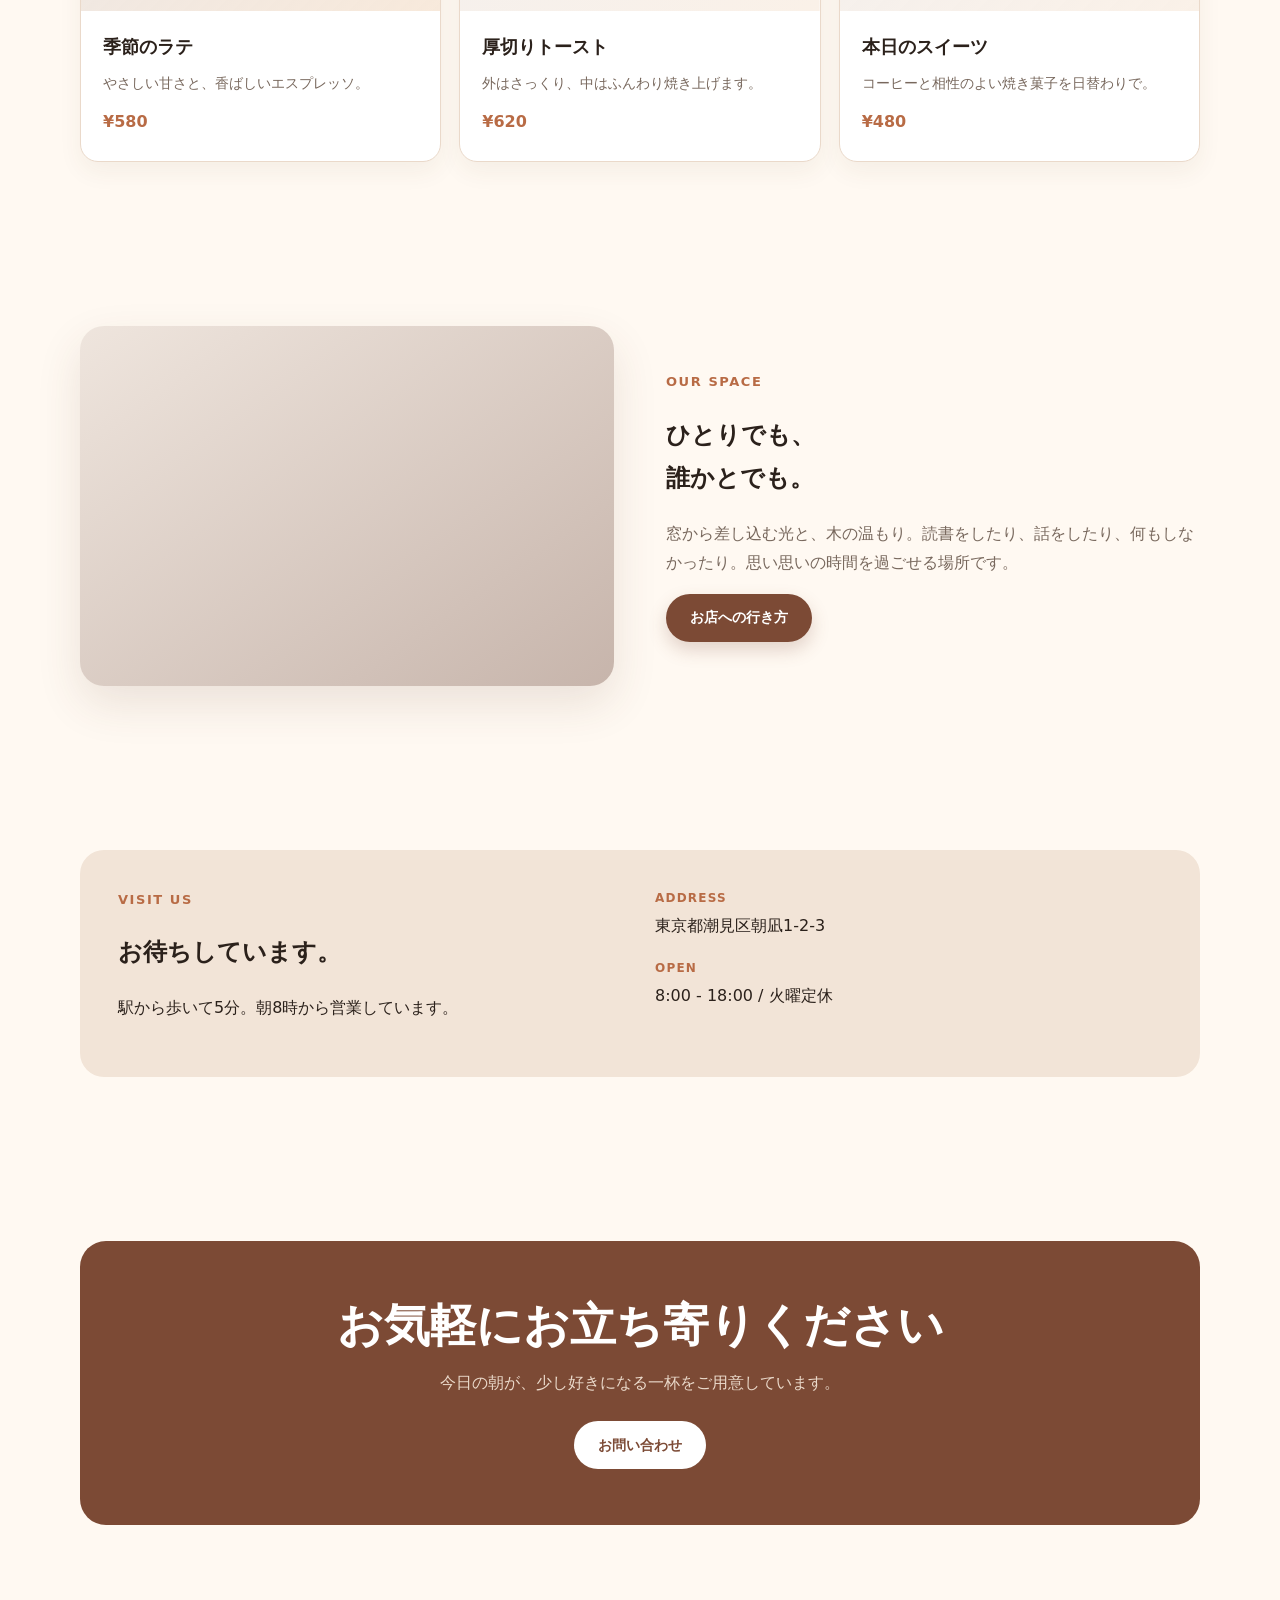
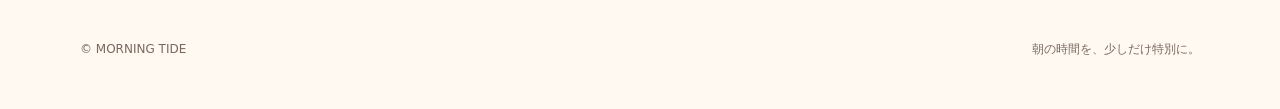
<file: samples/morning-tide-lp.html>
<!doctype html>
<html lang="ja">
<head>
  <meta charset="utf-8">
  <meta name="viewport" content="width=device-width, initial-scale=1">
  <title>MORNING TIDE | 朝の時間を、少しだけ特別に。</title>
  <style>
    :root{--cream:#fff9f2;--paper:#fff;--ink:#2b211b;--muted:#78685d;--coffee:#7c4a35;--terracotta:#b86b45;--line:#ead9ca;--shadow:0 18px 45px rgba(92,60,39,.12)}
    *{box-sizing:border-box}html{scroll-behavior:smooth}body{margin:0;background:var(--cream);color:var(--ink);font-family:system-ui,-apple-system,"Segoe UI","Noto Sans JP",sans-serif;line-height:1.8}
    a{color:inherit;text-decoration:none}.shell{width:min(1120px,calc(100% - 40px));margin:auto}
    header{display:flex;align-items:center;justify-content:space-between;padding:24px 0}.brand{font-weight:800;letter-spacing:.16em;font-size:14px}.nav{display:flex;gap:24px;font-size:13px;color:var(--muted)}.nav a:hover{color:var(--terracotta)}
    .hero{display:grid;grid-template-columns:1fr 1.08fr;gap:64px;align-items:center;padding:62px 0 90px}.eyebrow{color:var(--terracotta);font-size:13px;font-weight:700;letter-spacing:.12em}.hero h1{font-size:clamp(38px,5vw,68px);line-height:1.18;letter-spacing:-.06em;margin:18px 0 22px}.hero p{color:var(--muted);max-width:30em;margin:0 0 30px}.actions{display:flex;gap:12px;align-items:center;flex-wrap:wrap}.button{display:inline-flex;justify-content:center;align-items:center;min-height:48px;padding:0 24px;border-radius:999px;background:var(--coffee);color:#fff;font-weight:700;font-size:14px;box-shadow:0 8px 18px rgba(124,74,53,.22);transition:transform .2s,box-shadow .2s}.button:hover{transform:translateY(-2px);box-shadow:0 12px 24px rgba(124,74,53,.28)}.button.secondary{background:transparent;color:var(--coffee);box-shadow:none;border:1px solid var(--line)}
    .hero-art{position:relative;min-height:480px;border-radius:28px;background:linear-gradient(140deg,#dca37d,#8a563d 58%,#402b24);overflow:hidden;box-shadow:var(--shadow)}.hero-art:before{content:"";position:absolute;inset:12% 10% 0;background:linear-gradient(155deg,rgba(255,255,255,.26),transparent 30%),repeating-linear-gradient(90deg,rgba(49,28,18,.16) 0 3px,transparent 3px 36px);transform:skewY(-6deg);opacity:.78}.cup{position:absolute;width:190px;height:125px;right:16%;bottom:22%;border-radius:14px 14px 42px 42px;background:#fff8ed;box-shadow:0 24px 25px rgba(38,20,12,.3)}.cup:before{content:"";position:absolute;width:58px;height:58px;right:-42px;top:24px;border:12px solid #fff8ed;border-left:0;border-radius:0 50% 50% 0}.coffee{position:absolute;left:12px;right:12px;top:12px;height:28px;background:#5e3527;border-radius:50%}.steam,.steam:before,.steam:after{position:absolute;width:4px;height:72px;border-radius:50%;border-left:3px solid rgba(255,255,255,.6);top:-76px;transform:rotate(12deg);content:""}.steam{left:58px}.steam:before{left:30px;top:8px;transform:rotate(-8deg)}.steam:after{left:60px;top:-4px;transform:rotate(15deg)}.sun{position:absolute;width:200px;height:200px;right:-30px;top:-40px;border-radius:50%;background:rgba(255,215,145,.48);filter:blur(2px)}
    section{padding:82px 0}.section-head{display:flex;justify-content:space-between;gap:24px;align-items:end;margin-bottom:28px}.section-head h2{font-size:clamp(26px,3vw,38px);line-height:1.25;margin:8px 0 0;letter-spacing:-.04em}.section-head p{color:var(--muted);max-width:32em;margin:0;font-size:14px}.feature-grid,.menu-grid{display:grid;grid-template-columns:repeat(3,1fr);gap:18px}.card{background:var(--paper);border:1px solid var(--line);border-radius:18px;padding:26px;box-shadow:0 10px 25px rgba(92,60,39,.06)}.card-icon{font-size:28px;margin-bottom:12px}.card h3{margin:0 0 8px;font-size:18px}.card p{margin:0;color:var(--muted);font-size:14px}.menu-card{padding:0;overflow:hidden}.menu-image{height:190px;background-size:cover;background-position:center}.menu-image.one{background-image:linear-gradient(135deg,rgba(111,62,35,.12),rgba(225,168,112,.25)),url("https://images.unsplash.com/photo-1541167760496-1628856ab772?auto=format&fit=crop&w=900&q=80")}.menu-image.two{background-image:linear-gradient(135deg,rgba(111,62,35,.08),rgba(225,168,112,.16)),url("https://images.unsplash.com/photo-1525351484163-7529414344d8?auto=format&fit=crop&w=900&q=80")}.menu-image.three{background-image:linear-gradient(135deg,rgba(111,62,35,.08),rgba(225,168,112,.16)),url("https://images.unsplash.com/photo-1551024506-0bccd828d307?auto=format&fit=crop&w=900&q=80")}.menu-card .card-body{padding:20px 22px 24px}.menu-card .price{color:var(--terracotta);font-weight:800;margin-top:12px}.story{display:grid;grid-template-columns:1fr 1fr;gap:52px;align-items:center}.story-photo{min-height:360px;border-radius:24px;background:linear-gradient(145deg,rgba(94,53,39,.1),rgba(94,53,39,.35)),url("https://images.unsplash.com/photo-1495474472287-4d71bcdd2085?auto=format&fit=crop&w=1200&q=80") center/cover;box-shadow:var(--shadow)}.story-copy p{color:var(--muted)}.info{background:#f2e4d7;border-radius:24px;padding:38px;display:grid;grid-template-columns:1fr 1fr;gap:30px}.info dl{margin:0}.info dt{font-size:12px;color:var(--terracotta);font-weight:800;letter-spacing:.1em}.info dd{margin:2px 0 18px}.cta{background:var(--coffee);color:#fff;border-radius:26px;padding:56px;text-align:center}.cta h2{font-size:clamp(28px,4vw,46px);line-height:1.25;margin:0 0 14px}.cta p{color:#ead9ca;margin:0 auto 24px}.cta .button{background:#fff;color:var(--coffee);box-shadow:none}footer{padding:32px 0 48px;color:var(--muted);font-size:12px;display:flex;justify-content:space-between}
    @media(max-width:760px){.shell{width:min(100% - 28px,560px)}.nav{display:none}.hero,.story{grid-template-columns:1fr;gap:32px;padding:42px 0 54px}.hero-art{min-height:330px}.feature-grid,.menu-grid,.info{grid-template-columns:1fr}.section-head{display:block}.section-head p{margin-top:10px}.story-photo{min-height:280px}.cta{padding:40px 24px}section{padding:58px 0}footer{display:block}footer span{display:block;margin-top:6px}}
  </style>
</head>
<body>
  <div class="shell">
    <header><a class="brand" href="#top">MORNING TIDE</a><nav class="nav"><a href="#about">お店について</a><a href="#menu">メニュー</a><a href="#access">アクセス</a></nav></header>
    <main id="top">
      <section class="hero"><div><div class="eyebrow">COFFEE & BAKERY</div><h1>朝の時間を、<br>少しだけ特別に。</h1><p>焼きたてのパンと季節のコーヒーで、ゆっくり過ごせるカフェです。</p><div class="actions"><a class="button" href="#menu">メニューを見る</a><a class="button secondary" href="#about">お店について</a></div></div><div class="hero-art" aria-label="コーヒーのイメージ"><div class="sun"></div><div class="cup"><div class="coffee"></div><div class="steam"></div></div></div></section>
      <section id="about"><div class="section-head"><div><div class="eyebrow">WHY MORNING TIDE</div><h2>毎日の朝に、<br>小さな余白を。</h2></div><p>忙しい日も、休日の朝も。気持ちを整えるきっかけを、丁寧に用意しています。</p></div><div class="feature-grid"><article class="card"><div class="card-icon">☕</div><h3>自家焙煎コーヒー</h3><p>その日の気分に寄り添う、香り豊かな一杯を丁寧に。</p></article><article class="card"><div class="card-icon">🥐</div><h3>毎朝焼きたて</h3><p>店内に広がる焼きたての香りも、朝のごちそうです。</p></article><article class="card"><div class="card-icon">🌿</div><h3>ゆっくり過ごせる空間</h3><p>ひとりでも、誰かとでも。心地よい時間をどうぞ。</p></article></div></section>
      <section id="menu"><div class="section-head"><div><div class="eyebrow">TODAY'S MENU</div><h2>おすすめの一皿</h2></div><a class="button secondary" href="#access">メニューをもっと見る</a></div><div class="menu-grid"><article class="card menu-card"><div class="menu-image one"></div><div class="card-body"><h3>季節のラテ</h3><p>やさしい甘さと、香ばしいエスプレッソ。</p><div class="price">¥580</div></div></article><article class="card menu-card"><div class="menu-image two"></div><div class="card-body"><h3>厚切りトースト</h3><p>外はさっくり、中はふんわり焼き上げます。</p><div class="price">¥620</div></div></article><article class="card menu-card"><div class="menu-image three"></div><div class="card-body"><h3>本日のスイーツ</h3><p>コーヒーと相性のよい焼き菓子を日替わりで。</p><div class="price">¥480</div></div></article></div></section>
      <section class="story"><div class="story-photo" aria-label="店内のイメージ"></div><div class="story-copy"><div class="eyebrow">OUR SPACE</div><h2>ひとりでも、<br>誰かとでも。</h2><p>窓から差し込む光と、木の温もり。読書をしたり、話をしたり、何もしなかったり。思い思いの時間を過ごせる場所です。</p><a class="button" href="#access">お店への行き方</a></div></section>
      <section id="access"><div class="info"><div><div class="eyebrow">VISIT US</div><h2>お待ちしています。</h2><p>駅から歩いて5分。朝8時から営業しています。</p></div><dl><dt>ADDRESS</dt><dd>東京都潮見区朝凪1-2-3</dd><dt>OPEN</dt><dd>8:00 - 18:00 / 火曜定休</dd></dl></div></section>
      <section><div class="cta"><h2>お気軽にお立ち寄りください</h2><p>今日の朝が、少し好きになる一杯をご用意しています。</p><a class="button" href="mailto:hello@morning-tide.example">お問い合わせ</a></div></section>
    </main>
    <footer><span>© MORNING TIDE</span><span>朝の時間を、少しだけ特別に。</span></footer>
  </div>
</body>
</html>
</file>
<file: styles.css>
:root {
  color-scheme: light;
  --ink: #18222f;
  --muted: #697789;
  --line: #dfe6ec;
  --surface: #ffffff;
  --soft: #f4f7fa;
  --accent: #2563eb;
  --accent-soft: #e8f0ff;
  --shadow: 0 18px 50px rgba(30, 52, 79, 0.1);
  font-family: Inter, ui-sans-serif, system-ui, -apple-system, BlinkMacSystemFont, "Segoe UI", sans-serif;
  --app-header-height: 78px;
  --app-footer-height: 38px;
}

* { box-sizing: border-box; }
body { margin: 0; background: #edf2f6; color: var(--ink); }
button, input, textarea, select { font: inherit; }
button { cursor: pointer; }

.project-setup { position: fixed; inset: 0; z-index: 100; display: grid; place-items: center; padding: 24px; background: linear-gradient(135deg, #edf4ff, #f8fafc 58%, #fff7ed); }
.project-setup[hidden] { display: none; }
.project-setup-card { width: min(100%, 520px); padding: 38px; border: 1px solid #d8e4f5; border-radius: 24px; background: rgba(255,255,255,.94); box-shadow: 0 24px 70px rgba(30,52,79,.14); }
.project-setup-card h1 { margin: 0; font-size: clamp(1.5rem, 4vw, 2.15rem); letter-spacing: -.04em; }
.project-setup-lead { margin: 14px 0 28px; color: var(--muted); font-size: .86rem; line-height: 1.7; }
.project-setup-form { display: flex; flex-direction: column; gap: 18px; }
.project-setup-field { display: flex; flex-direction: column; gap: 7px; color: var(--ink); font-size: .78rem; font-weight: 800; }
.project-setup-field input { width: 100%; border: 1px solid var(--line); border-radius: 10px; padding: 12px 13px; background: #fbfcfd; color: var(--ink); }
.project-setup-field small { color: var(--muted); font-size: .68rem; font-weight: 500; }
.project-setup-submit { margin-top: 6px; border: 0; border-radius: 11px; padding: 13px 15px; background: var(--accent); color: white; font-size: .84rem; font-weight: 800; box-shadow: 0 8px 18px rgba(37,99,235,.2); }
.project-setup-submit:hover { background: #1d4ed8; transform: translateY(-1px); }

.app-header { position: sticky; top: 0; z-index: 20; display: flex; height: var(--app-header-height); align-items: center; justify-content: space-between; gap: 24px; padding: 15px 24px 14px; background: rgba(255, 255, 255, 0.96); border-bottom: 1px solid var(--line); backdrop-filter: blur(12px); }
.app-header h1, .panel h2, .canvas-toolbar h2, .code-heading h2 { margin: 0; letter-spacing: -0.03em; }
.app-title-area { display: flex; align-items: center; gap: 10px; }
.app-header h1 { font-size: clamp(1.25rem, 2.3vw, 1.7rem); }
.header-note { max-width: 320px; margin: 0; color: var(--muted); font-size: 0.78rem; line-height: 1.45; text-align: right; }
.header-actions { display: flex; align-items: center; gap: 18px; }
.header-file-actions { display: flex; align-items: center; gap: 6px; }
.page-menu-button-primary { border-color: var(--accent); background: var(--accent); color: #fff; }
.page-menu-button-primary:hover { background: #1d4ed8; color: #fff; }
.page-menu-button { border: 1px solid var(--line); border-radius: 9px; padding: 8px 11px; background: var(--soft); color: var(--ink); font-size: 0.78rem; font-weight: 800; }
.page-menu-button:hover, .page-menu-button[aria-expanded="true"] { border-color: var(--accent); background: var(--accent-soft); color: #1747a6; }
.page-menu-icon { width: 38px; padding: 8px 0; font-size: 1.05rem; line-height: 1; }
.page-settings { position: fixed; top: var(--app-header-height); right: 0; left: 0; z-index: 19; border-bottom: 1px solid #aaa; background: #cccccc; box-shadow: 0 10px 24px rgba(30,52,79,.1); }
.page-settings-inner { display: flex; align-items: center; gap: 18px; max-width: 1080px; margin: 0 auto; padding: 14px 24px; }
.page-settings h2 { margin: 0; font-size: .95rem; }
.page-setting-field { display: flex; align-items: center; gap: 8px; color: var(--muted); font-size: .74rem; font-weight: 700; }
.page-setting-field input { width: 48px; height: 30px; padding: 3px; border: 1px solid var(--line); border-radius: 7px; background: white; }
.page-swatches { display: flex; gap: 5px; }
.page-swatches button { border: 1px solid var(--line); border-radius: 7px; padding: 7px 9px; background: var(--surface); color: var(--muted); font-size: .68rem; font-weight: 700; }
.page-swatches button:hover { border-color: var(--accent); color: var(--accent); }
.page-setting-note { color: var(--muted); font-size: .66rem; }
.eyebrow { margin: 0 0 6px; color: var(--accent); font-size: 0.68rem; font-weight: 800; letter-spacing: 0.16em; }

.builder-shell { display: grid; grid-template-columns: 210px minmax(420px, 1fr) 300px; gap: 18px; min-height: calc(100vh - 78px); padding: 18px; }
.panel, .canvas-column { min-width: 0; background: var(--surface); border: 1px solid var(--line); border-radius: 16px; box-shadow: var(--shadow); }
.canvas-column { position: sticky; top: calc(var(--app-header-height) + 18px); align-self: start; height: calc(100vh - var(--app-header-height) - var(--app-footer-height) - 36px); display: flex; flex-direction: column; }
.panel { padding: 20px; }
.left-panel { position: sticky; top: calc(var(--app-header-height) + 18px); z-index: 10; display: flex; min-height: 0; align-self: start; height: calc(100vh - var(--app-header-height) - var(--app-footer-height) - 36px); flex-direction: column; overflow-y: auto; padding: 20px 20px 56px; }
.panel-heading { margin-bottom: 20px; }
.panel h2, .canvas-toolbar h2, .code-heading h2 { font-size: 1rem; }
.helper-text { margin: 14px 0 20px; color: var(--muted); font-size: 0.82rem; line-height: 1.65; }
.layout-start { position: relative; z-index: 20; margin-bottom: 10px; }
.layout-card { display: flex; width: 100%; align-items: center; gap: 9px; border: 1px solid #b9d0ff; border-radius: 11px; padding: 10px; background: linear-gradient(135deg, #f5f8ff, #ffffff); color: var(--ink); text-align: left; }
.layout-card:hover, .layout-card[aria-expanded="true"] { border-color: var(--accent); box-shadow: 0 5px 14px rgba(37,99,235,.12); }
.layout-card > span:not(.layout-preview) { display: flex; min-width: 0; flex: 1; flex-direction: column; gap: 2px; }
.layout-card strong { font-size: .78rem; }
.layout-card small { color: var(--muted); font-size: .62rem; line-height: 1.35; white-space: normal; }
.layout-card b { color: var(--accent); font-size: 1.1rem; }
.layout-preview { display: grid; width: 28px; height: 28px; grid-template-columns: 1fr 1fr; gap: 3px; padding: 4px; border: 1px solid #b9d0ff; border-radius: 7px; background: var(--accent-soft); }
.layout-preview i, .pattern-preview i { display: block; border-radius: 2px; background: #6c9cff; }
.layout-popover { position: static; z-index: 60; width: 100%; margin-top: 8px; padding: 12px; border: 1px solid var(--line); border-radius: 13px; background: var(--surface); box-shadow: 0 8px 20px rgba(30,52,79,.12); }
.layout-popover[hidden] { display: none; }
.layout-start > .layout-popover .layout-pattern-grid { grid-template-columns: repeat(2, minmax(0, 1fr)); }
.popover-heading { display: flex; align-items: center; justify-content: space-between; margin-bottom: 10px; font-size: .8rem; }
.popover-heading button { width: 24px; height: 24px; border: 0; border-radius: 6px; background: var(--soft); color: var(--muted); font-size: 1rem; line-height: 1; }
.layout-pattern-grid { display: grid; grid-template-columns: repeat(3, 1fr); gap: 6px; }
.layout-pattern-grid button { display: flex; min-height: 70px; flex-direction: column; gap: 6px; border: 1px solid var(--line); border-radius: 8px; padding: 6px; background: var(--soft); color: var(--ink); text-align: left; }
.layout-pattern-grid button:hover { border-color: var(--accent); background: var(--accent-soft); }
.layout-pattern-grid-edit { margin-top: 2px; }
.layout-pattern-grid-edit button { min-height: 66px; }
.layout-pattern-grid strong { font-size: .6rem; white-space: nowrap; }
.pattern-preview { display: grid; width: 100%; height: 34px; gap: 3px; padding: 4px; border-radius: 5px; background: #fff; }
.pattern-single { grid-template-columns: 1fr; }
.pattern-two, .pattern-wide-left, .pattern-wide-right, .pattern-three { grid-template-columns: repeat(2, 1fr); }
.pattern-wide-left { grid-template-columns: 1.8fr 1fr; }
.pattern-wide-right { grid-template-columns: 1fr 1.8fr; }
.pattern-three { grid-template-columns: repeat(3, 1fr); }
.pattern-add-horizontal { grid-template-columns: repeat(2, 1fr); }
.pattern-add-vertical { grid-template-rows: repeat(2, 1fr); }
.popover-note { margin: 10px 0 0; color: var(--muted); font-size: .62rem; line-height: 1.45; }
.add-button, .secondary-button, .quiet-button { width: 100%; border: 1px solid var(--line); border-radius: 10px; padding: 10px 12px; background: var(--surface); color: var(--ink); font-weight: 700; }
.part-card { display: flex; align-items: center; gap: 9px; width: 100%; margin-bottom: 8px; border: 1px solid var(--line); border-radius: 11px; padding: 11px 10px; background: var(--surface); color: var(--ink); text-align: left; }
.part-card > span:not(.part-icon) { display: flex; flex: 1; flex-direction: column; gap: 2px; }
.part-card strong { font-size: 0.78rem; }
.part-card small { color: var(--muted); font-size: 0.66rem; font-weight: 500; }
.part-card b { color: var(--accent); font-size: 1.1rem; }
.part-icon { display: grid; width: 28px; height: 28px; place-items: center; border-radius: 8px; background: var(--accent-soft); color: var(--accent); font-weight: 900; }
.part-card-primary { border-color: #b9d0ff; background: linear-gradient(135deg, #f5f8ff, #ffffff); }
.part-card-primary:hover { border-color: var(--accent); transform: translateY(-1px); }
.part-card-muted { opacity: .58; cursor: default; }
.part-card em { color: var(--muted); font-size: 0.6rem; font-style: normal; }
.style-tools { gap: 10px; }
.style-preset-grid { display: grid; grid-template-columns: repeat(2, minmax(0, 1fr)); gap: 8px; }
.style-preset-grid button { display: flex; min-width: 0; flex-direction: column; gap: 4px; border: 1px solid var(--line); border-radius: 10px; padding: 7px; background: var(--soft); color: var(--ink); text-align: left; }
.style-preset-grid button:hover, .style-preset-grid button.is-applied { border-color: var(--accent); background: var(--accent-soft); }
.style-preset-grid strong { font-size: .68rem; }
.style-preset-grid small { color: var(--muted); font-size: .58rem; line-height: 1.3; }
.style-preset-sample { display: flex; min-height: 68px; flex-direction: column; gap: 5px; overflow: hidden; border: 1px solid rgba(30,52,79,.12); border-radius: 7px; padding: 7px; background: #fff; }
.style-preset-sample b { font-size: .62rem; line-height: 1.1; }
.style-preset-sample i { display: block; width: 78%; height: 4px; border-radius: 3px; background: currentColor; opacity: .22; }
.style-preset-sample em { align-self: flex-start; margin-top: auto; border-radius: 4px; padding: 3px 6px; color: #fff; font-size: .5rem; font-style: normal; font-weight: 800; }
.style-sample-casual { color: #18222f; background: #f4f8fc; border-radius: 10px; }
.style-sample-casual em { background: #2563eb; }
.style-sample-pop { color: #2b1d1a; background: #fff3d6; border: 2px solid #ff8a3d; border-radius: 10px; }
.style-sample-pop em { background: #f05a28; border-radius: 3px; }
.style-sample-sweet { color: #604650; background: #fff0f6; border-color: #efb7cc; border-radius: 14px; }
.style-sample-sweet em { background: #df8eaa; border-radius: 999px; }
.style-sample-blog { color: #252a31; background: #fff; border-radius: 3px; }
.style-sample-blog em { background: #4a5568; border-radius: 3px; }
.style-sample-business { color: #172033; background: #f5f7fa; border-color: #cbd5e1; border-radius: 4px; }
.style-sample-business em { background: #1d4ed8; border-radius: 3px; }
.style-sample-natural { color: #26352d; background: #f6f4ed; border-color: #d9dfd5; border-radius: 12px; }
.style-sample-natural em { background: #527a62; border-radius: 5px; }
.style-sample-minimal { color: #111827; background: #fff; border-color: #111827; border-radius: 2px; }
.style-sample-minimal em { background: #111827; border-radius: 2px; }
.style-sample-japanese { color: #262522; background: #f8f6f1; border-color: #d8c9b5; border-radius: 3px; }
.style-sample-japanese em { background: #8b3f3f; border-radius: 2px; }
.file-input-hidden { position: absolute; width: 1px; height: 1px; opacity: 0; pointer-events: none; }
.add-button:hover, .secondary-button:hover { border-color: var(--accent); }
.quiet-button { flex-shrink: 0; margin-top: auto; color: var(--muted); font-size: 0.78rem; }

.canvas-column { overflow: hidden; }
.layout-column[data-anchor-label] { position: relative; }
.layout-column[data-anchor-label]::after { content: attr(data-anchor-label); position: absolute; top: 8px; left: -1px; z-index: 2; max-width: calc(100% - 16px); overflow: hidden; padding: 2px 7px; border-radius: 0 6px 6px 0; background: #dff4ff; color: #075985; font-size: 10px; font-weight: 800; line-height: 1.25; pointer-events: none; white-space: nowrap; text-overflow: ellipsis; }
.canvas-toolbar { display: flex; align-items: center; justify-content: space-between; gap: 12px; padding: 18px 20px; }
.canvas-toolbar-actions { display: flex; align-items: center; gap: 10px; min-width: 0; }
.preview-viewport-switch { display: inline-flex; gap: 3px; padding: 3px; border: 1px solid var(--line); border-radius: 999px; background: #f7f9fc; }
.preview-viewport-switch button { border: 0; border-radius: 999px; padding: 5px 9px; background: transparent; color: #607087; font: inherit; font-size: .7rem; cursor: pointer; }
.preview-viewport-switch button[aria-pressed="true"] { background: #2563eb; color: #fff; }
.status-pill { padding: 5px 9px; border-radius: 999px; background: var(--accent-soft); color: #1747a6; font-size: 0.72rem; font-weight: 700; }
.preview-frame-wrap { flex: 1 1 auto; min-height: 0; overflow: auto; padding: 18px; background: #e9eef3; border-top: 1px solid var(--line); border-bottom: 1px solid var(--line); text-align: center; }
.preview-frame-wrap[data-viewport="tablet"] #preview-frame { width: min(768px, 100%); }
.preview-frame-wrap[data-viewport="mobile"] #preview-frame { width: min(390px, 100%); }
.preview-frame-wrap[data-viewport="desktop"] #preview-frame { width: 100%; }
.preview-frame-wrap #preview-frame { display: block; margin: 0 auto; }
#preview-frame { display: block; width: 100%; height: 100%; min-height: 0; border: 0; border-radius: 10px; background: white; box-shadow: 0 8px 20px rgba(30, 52, 79, 0.08); }
.secondary-button { width: auto; padding: 8px 10px; background: var(--soft); font-size: 0.8rem; }
.right-panel { position: sticky; top: calc(var(--app-header-height) + 18px); align-self: start; display: flex; min-height: 0; height: calc(100vh - var(--app-header-height) - var(--app-footer-height) - 36px); flex-direction: column; gap: 14px; overflow-y: auto; }
.customize-section[hidden] { display: none !important; }
.customize-section { display: flex; flex-direction: column; gap: 12px; padding-top: 4px; border-top: 1px solid var(--line); }
.section-title-row { display: flex; align-items: baseline; justify-content: space-between; gap: 8px; }
.collapsible-title { cursor: pointer; user-select: none; }
.collapsible-title::after { content: "⌄"; margin-left: auto; color: var(--muted); font-size: .9rem; transition: transform .15s ease; }
.customize-section[aria-expanded="false"] .collapsible-title::after { transform: rotate(-90deg); }
.customize-section[aria-expanded="false"] > :not(.section-title-row) { display: none; }
.collapsible-title:focus-visible { outline: 2px solid var(--accent); outline-offset: 4px; border-radius: 5px; }
.section-title-row h3 { margin: 0; font-size: 0.9rem; letter-spacing: -0.02em; }
.section-hint { color: var(--muted); font-size: 0.68rem; font-weight: 600; }
.preset-grid { display: grid; grid-template-columns: repeat(2, minmax(0, 1fr)); gap: 8px; }
.preset-grid button { position: relative; display: flex; min-height: 92px; flex-direction: column; align-items: stretch; gap: 3px; border: 1px solid var(--line); border-radius: 10px; padding: 6px; background: var(--soft); color: var(--ink); text-align: left; transition: border-color .15s ease, transform .15s ease, box-shadow .15s ease; }
.preset-grid button:hover, .preset-grid button.is-applied { border-color: var(--accent); background: var(--surface); box-shadow: 0 5px 14px rgba(37,99,235,.14); transform: translateY(-1px); }
.preset-grid button.is-applied::after { position: absolute; top: 5px; right: 6px; content: "✓"; color: var(--accent); font-weight: 900; }
.preset-grid strong { font-size: 0.7rem; }
.preset-grid small { color: var(--muted); font-size: 0.58rem; }
.preset-sample { display: block; min-height: 44px; padding: 6px; border-radius: 6px; font-size: 0.72rem; font-weight: 800; line-height: 1.05; }
.sample-simple { background: #fff; color: #18222f; }
.sample-soft { background: #eff6ff; color: #334155; border-radius: 10px; }
.sample-business { background: #fff; color: #102a43; border-left: 3px solid #102a43; }
.sample-luxury { background: #1e293b; color: #f8fafc; text-align: center; }
.sample-pop { background: #fed7aa; color: #7c2d12; border-radius: 13px; text-align: center; }
.sample-cute { background: #fff0f6; color: #6b4352; border: 1px solid #efb7cc; border-radius: 14px; text-align: center; }
.sample-underline { background: #fff; color: #1e293b; border-bottom: 3px solid #2563eb; border-radius: 0; }
.sample-modern { background: #f8fafc; color: #111827; border-radius: 3px; font-weight: 900; }
.image-element { display: block; height: auto; object-fit: cover; }
.tool-icon { display: inline-grid; width: 20px; height: 20px; margin-right: 6px; place-items: center; font-size: .82rem; line-height: 1; vertical-align: -2px; }
.field, .check-field { display: flex; flex-direction: column; gap: 7px; color: var(--muted); font-size: 0.76rem; font-weight: 700; }
.field.is-disabled { opacity: .42; }
.field.is-disabled input[type="range"] { cursor: not-allowed; }
.field input[type="color"] { width: 100%; height: 34px; padding: 3px; border: 1px solid var(--line); border-radius: 8px; background: var(--surface); }
textarea, select { width: 100%; border: 1px solid var(--line); border-radius: 8px; padding: 9px; background: #fbfcfd; color: var(--ink); }
textarea:focus, select:focus, input:focus-visible, button:focus-visible { outline: 3px solid rgba(37, 99, 235, 0.2); outline-offset: 1px; }
.field-grid { display: grid; grid-template-columns: 1fr 1fr; gap: 10px; }
.range-label { display: flex; justify-content: space-between; gap: 10px; }
.range-hint { display: flex; justify-content: space-between; color: #91a0b1; font-size: 0.62rem; font-weight: 600; }
output { color: var(--ink); font-variant-numeric: tabular-nums; }
input[type="range"] { width: 100%; accent-color: var(--accent); }
.check-field { flex-direction: row; align-items: center; }
.field-set { margin: 0; padding: 0; border: 0; }
.field-set legend { margin-bottom: 7px; color: var(--muted); font-size: 0.76rem; font-weight: 700; }
.segmented { display: grid; grid-template-columns: repeat(3, 1fr); gap: 4px; padding: 4px; border-radius: 9px; background: var(--soft); }
.segmented button { border: 0; border-radius: 6px; padding: 7px 4px; background: transparent; color: var(--muted); font-size: 0.78rem; }
.segmented button[aria-pressed="true"] { background: var(--surface); color: var(--accent); box-shadow: 0 2px 7px rgba(30, 52, 79, 0.1); font-weight: 800; }
.alignment-toolbar { display: inline-grid; grid-template-columns: repeat(4, minmax(0, 1fr)); gap: 3px; padding: 3px; border: 1px solid #d7e3f2; border-radius: 9px; background: #eef4fb; }
.alignment-field-set[data-block-position-tools] .alignment-toolbar { grid-template-columns: repeat(3, minmax(0, 1fr)); }
.alignment-button { display: grid; width: 34px; height: 30px; place-items: center; border: 0; border-radius: 6px; padding: 0; background: transparent; color: #607087; cursor: pointer; }
.alignment-button:hover, .alignment-button:focus-visible { background: #dbeafe; color: #1747a6; outline: none; }
.alignment-button[aria-pressed="true"] { background: #fff; color: #2563eb; box-shadow: 0 2px 7px rgba(30, 52, 79, 0.14); }
.alignment-icon { display: flex; width: 21px; height: 15px; flex-direction: column; justify-content: center; gap: 3px; }
.alignment-icon i { display: block; height: 2px; border-radius: 2px; background: currentColor; }
.alignment-icon i:nth-child(1) { width: 18px; }
.alignment-icon i:nth-child(2) { width: 13px; }
.alignment-icon i:nth-child(3) { width: 16px; }
.alignment-icon-left i { align-self: flex-start; }
.alignment-icon-center i { align-self: center; }
.alignment-icon-right i { align-self: flex-end; }
.alignment-icon-justify i { width: 21px !important; align-self: stretch; }
.layer-toolbar { display: grid; grid-template-columns: repeat(4, minmax(0, 1fr)); gap: 5px; }
.layer-toolbar .secondary-button { min-width: 0; padding: 7px 4px; font-size: .68rem; }
.decoration-list { display: flex; flex-direction: column; gap: 10px; }
.decoration-row { display: flex; flex-direction: column; gap: 6px; }
.decoration-row-heading { display: flex; align-items: center; justify-content: space-between; gap: 8px; }
.decoration-label { color: var(--muted); font-size: 0.72rem; font-weight: 700; }
.shadow-adjust-toggle { border: 0; padding: 0; background: transparent; color: var(--accent); font-size: .66rem; font-weight: 700; }
.shadow-adjust-toggle::after { content: "＋"; margin-left: 3px; }
.shadow-adjust-toggle[aria-expanded="true"]::after { content: "−"; }
.shadow-adjust-panel { display: flex; flex-direction: column; gap: 10px; padding: 9px; border: 1px solid #dbe6f5; border-radius: 9px; background: #f7f9fc; }
.shadow-adjust-panel[hidden] { display: none; }
.choice-grid { display: grid; grid-template-columns: repeat(3, 1fr); gap: 5px; }
.choice-grid button { border: 1px solid var(--line); border-radius: 7px; padding: 7px 3px; background: var(--soft); color: var(--muted); font-size: 0.66rem; font-weight: 700; }
.choice-grid button:hover, .choice-grid button[aria-pressed="true"] { border-color: var(--accent); background: var(--accent-soft); color: #1747a6; }
.text-stroke-row .choice-grid { grid-template-columns: repeat(4, minmax(0, 1fr)); }
.body-tools { display: flex; flex-direction: column; gap: 10px; padding-top: 4px; border-top: 1px solid var(--line); }
#basic-tools.is-button-mode > :not(#button-tools) { display: none; }
#basic-tools.is-button-mode #button-tools { display: flex !important; }
#basic-tools.is-button-mode > .text-position-tool { display: block; }
.layout-tools { background: #f7f9fc; border: 1px solid #dbe6f5; border-radius: 12px; padding: 12px; }
.spacing-detail-toggle { width: 100%; margin: 2px 0 0; padding: 8px 10px; border: 1px solid #dbe6f5; border-radius: 8px; background: #fff; color: #315c9c; font-size: 12px; cursor: pointer; }
.spacing-detail-toggle[aria-expanded="true"] { background: #eef5ff; border-color: #9fc2ff; }
.spacing-detail-panel { margin-top: 8px; padding: 10px; border: 1px solid #e1e9f4; border-radius: 10px; background: #fbfdff; }
.spacing-detail-grid { display: grid; grid-template-columns: 1fr 1fr; gap: 8px; }
.spacing-detail-grid .field { min-width: 0; }
.layout-remove-tool { display: flex; flex-direction: column; gap: 5px; margin-top: 2px; padding-top: 10px; border-top: 1px solid #dbe6f5; }
.container-style-tool { margin-top: 12px; padding-top: 12px; border-top: 1px solid #dbe6f5; }
.container-style-tool > .section-title-row { margin-bottom: 8px; }
.text-position-tool { margin-top: 12px; padding-top: 12px; border-top: 1px solid #e5ebf3; }
.text-position-tool > .section-title-row { margin-bottom: 8px; }
.section-template-tool { margin-top: 14px; padding-top: 14px; border-top: 1px solid #e5ebf3; }
.section-template-grid { display: grid; grid-template-columns: repeat(2, minmax(0, 1fr)); gap: 8px; }
.section-template-grid button { display: grid; gap: 3px; min-height: 62px; padding: 10px; border: 1px solid #d7e3f2; border-radius: 10px; background: #f8fbff; color: #213149; text-align: left; cursor: pointer; }
.section-template-grid button:hover, .section-template-grid button:focus-visible { border-color: #6f9dff; background: #eef4ff; outline: none; }
.section-template-grid strong { font-size: .78rem; }
.section-template-grid small { color: #71829a; font-size: .68rem; line-height: 1.35; }
.part-order-actions { display: grid; grid-template-columns: repeat(3, minmax(0, 1fr)); gap: 6px; margin-bottom: 8px; }
.part-order-actions .secondary-button { padding: 8px 5px; font-size: .72rem; }
.gradient-tool, .responsive-font-size-tools { margin-top: 10px; padding: 10px; border: 1px solid #e5ebf3; border-radius: 10px; background: #f8fbff; }
.gradient-tool .section-title-row { margin-bottom: 8px; }
.group-preset-grid { margin: 8px 0; }
.layout-remove-tool .secondary-button { color: #9b3d3d; }
.anchor-tool { display: flex; flex-direction: column; gap: 7px; padding: 10px; border: 1px solid #dbe6f5; border-radius: 10px; background: #fff; }
.anchor-tool .secondary-button { width: 100%; }
.layout-actions { display: grid; grid-template-columns: 1fr 1fr; gap: 6px; }
.layout-actions button { border: 1px solid var(--line); border-radius: 8px; padding: 9px 6px; background: var(--surface); color: var(--ink); font-size: .68rem; font-weight: 800; }
.layout-actions button:hover { border-color: var(--accent); background: var(--accent-soft); color: #1747a6; }
.layout-actions button span { margin-right: 3px; color: var(--accent); font-size: .9rem; }
.layout-actions button[data-layout-action="merge"] { grid-column: 1 / -1; }
.body-format-tools { display: grid; grid-template-columns: repeat(3, 1fr); gap: 5px; }
.body-format-tools button { border: 1px solid var(--line); border-radius: 7px; padding: 8px 4px; background: var(--soft); color: var(--muted); font-size: .7rem; font-weight: 700; }
.body-format-tools button:hover, .body-format-tools button[aria-pressed="true"] { border-color: var(--accent); background: var(--accent-soft); color: #1747a6; }
.helper-text.compact { margin: 0; font-size: .68rem; }
.body-element { white-space: pre-wrap; }
.button-element { white-space: normal; overflow-wrap: anywhere; }
.builder-footer { position: fixed; right: 0; bottom: 0; left: 0; z-index: 25; display: flex; align-items: center; gap: 18px; min-height: 38px; padding: 7px 18px; border-top: 1px solid var(--line); background: rgba(255,255,255,.96); box-shadow: 0 -5px 18px rgba(30,52,79,.06); backdrop-filter: blur(12px); color: var(--muted); font-size: .68rem; }
.footer-brand { color: var(--ink); font-weight: 900; }
.footer-spacer { flex: 1; }
.footer-status { display: inline-flex; align-items: center; gap: 6px; }
.footer-status i { width: 7px; height: 7px; border-radius: 50%; background: #42a66b; }
.footer-code-button { border: 0; background: transparent; color: var(--accent); font-size: .68rem; font-weight: 800; cursor: pointer; }
.footer-action-button { border: 1px solid var(--line); border-radius: 7px; padding: 5px 8px; background: var(--soft); color: var(--ink); font-size: .68rem; font-weight: 800; }
.footer-action-button:disabled { opacity: .45; cursor: not-allowed; }
.footer-action-button span { margin-left: 3px; color: var(--muted); font-size: .58rem; font-weight: 600; }
.context-menu { position: fixed; z-index: 40; display: grid; min-width: 170px; padding: 5px; border: 1px solid var(--line); border-radius: 10px; background: var(--surface); box-shadow: 0 12px 30px rgba(30,52,79,.2); }
.context-menu[hidden] { display: none; }
.context-menu button { border: 0; border-radius: 7px; padding: 9px 10px; background: transparent; color: var(--ink); text-align: left; font-size: .72rem; font-weight: 700; }
.context-menu button:hover { background: var(--accent-soft); color: #1747a6; }
.delete-section { margin-top: auto; padding-top: 14px; border-top: 1px solid var(--line); }
.delete-button { width: 100%; border: 1px solid #f0caca; border-radius: 9px; padding: 9px 10px; background: #fff8f8; color: #b42318; font-size: .72rem; font-weight: 800; }
.delete-button:hover { border-color: #d92d20; background: #fff0f0; }
.action-toast { position: fixed; right: 18px; bottom: 54px; z-index: 45; display: flex; align-items: center; gap: 12px; padding: 10px 12px; border: 1px solid var(--line); border-radius: 10px; background: var(--ink); box-shadow: 0 10px 26px rgba(30,52,79,.22); color: #fff; font-size: .72rem; }
.action-toast[hidden] { display: none; }
.action-toast button { border: 0; border-radius: 6px; padding: 5px 8px; background: #fff; color: var(--ink); font-size: .68rem; font-weight: 800; }

@media (max-width: 1050px) {
  .builder-shell { grid-template-columns: 180px minmax(360px, 1fr); }
  .left-panel { position: static; height: auto; overflow: visible; padding: 20px; }
  .canvas-column { position: static; }
  .preview-frame-wrap { min-height: 520px; }
  #preview-frame { height: 520px; }
  .right-panel { position: static; grid-column: 1 / -1; display: grid; width: auto; height: auto; overflow: visible; grid-template-columns: repeat(3, minmax(0, 1fr)); align-items: start; }
  .right-panel .panel-heading { grid-column: 1 / -1; margin-bottom: 0; }
}
@media (max-width: 720px) {
  .app-header { position: static; height: auto; align-items: start; flex-direction: column; padding: 22px 18px; }
  .header-note { text-align: left; }
  .header-actions { width: 100%; justify-content: space-between; }
  .page-settings { position: static; }
  .page-settings-inner { align-items: flex-start; flex-direction: column; gap: 10px; }
  .builder-shell { display: flex; flex-direction: column; padding: 10px; }
  .left-panel { order: 1; }
  .canvas-column { order: 2; }
  .right-panel { order: 3; display: flex; }
  .canvas-column { position: static; }
  .left-panel { position: static; height: auto; overflow: visible; padding: 20px; }
  .preview-frame-wrap, #preview-frame { min-height: 430px; height: 430px; }
  .builder-footer { gap: 9px; overflow-x: auto; white-space: nowrap; }
  .footer-spacer { display: none; }
}

/* Aero ribbon workspace: the editor chrome gets a modern Vista-inspired glass finish.
   The generated page preview remains intentionally white and independent. */
:root {
  --ink: #102b4d;
  --muted: #5d7391;
  --line: #a8c8e4;
  --surface: #f4fbff;
  --soft: #e7f3ff;
  --accent: #1675e8;
  --accent-soft: #d8edff;
  --shadow: 0 18px 46px rgba(35, 92, 150, .12);
  --app-header-height: 138px;
}

body {
  background: #e9f4ff;
  background-image:
    radial-gradient(circle at 12% 4%, #ffffff 0%, #edf8ff 34%, transparent 35%),
    radial-gradient(circle at 88% 12%, #cfeaff 0%, #e8f5ff 31%, transparent 32%),
    linear-gradient(135deg, #f8fcff, #dcefff 45%, #f1ebff);
}

.app-header {
  height: var(--app-header-height);
  display: grid;
  grid-template-columns: minmax(240px, auto) minmax(0, 1fr);
  grid-template-rows: auto auto;
  padding: 12px 18px;
  border-bottom: 1px solid rgba(190, 224, 255, .72);
  background: linear-gradient(90deg, #2c73b2 0%, #5fa7d6 52%, #dff2ff 100%);
  box-shadow: 0 8px 24px rgba(14, 78, 140, .16), inset 0 1px 0 rgba(255,255,255,.52);
  overflow: hidden;
  backdrop-filter: none;
}

.app-header::after {
  position: absolute;
  inset: 0;
  z-index: 0;
  content: "";
  pointer-events: none;
  background: linear-gradient(112deg, rgba(255,255,255,.24), transparent 30%, rgba(255,255,255,.08) 64%, transparent 82%);
}

.app-title-area { grid-column: 1; grid-row: 1; }
.header-actions {
  grid-column: 2;
  grid-row: 1;
  justify-content: flex-end;
}
.app-title-area,
.header-actions,
.aero-ribbon { position: relative; z-index: 1; }
.aero-ribbon {
  grid-column: 1 / -1;
  grid-row: 2;
  display: flex;
  align-items: center;
  justify-content: flex-end;
  gap: 14px;
  min-width: 0;
  margin: 0 -18px -12px;
  padding: 8px 18px 10px;
  border-top: 1px solid rgba(255,255,255,.2);
  background: linear-gradient(160deg, #d7efff 0%, #78add4 47%, #28588f 100%);
}
.aero-ribbon-status { display: flex; align-items: center; gap: 6px; }
.aero-ribbon-status { color: rgba(255,255,255,.76); font-size: .72rem; }
.aero-ribbon-status i {
  width: 6px;
  height: 6px;
  border-radius: 50%;
  background: #8fe5ff;
  box-shadow: 0 0 9px rgba(143,229,255,.9);
}

.app-header h1,
.app-header .eyebrow,
.app-header .header-note { color: #fff; }
.app-header .eyebrow { opacity: .78; }
.header-note { max-width: 280px; opacity: .82; }
.app-header .header-note {
  max-width: none;
  color: #173e67;
  margin-right: 4px;
  white-space: nowrap;
  text-align: left;
  text-shadow: none;
}
.header-actions { gap: 10px; }
.header-file-actions { gap: 8px; }
.page-menu-button {
  border-color: rgba(255,255,255,.4);
  min-height: 38px;
  padding: 10px 16px;
  border-radius: 12px;
  background: linear-gradient(180deg, #f7fbff 0%, #aebed9 11%, #526c9f 48%, #123875 100%);
  color: #fff;
  text-shadow: 0 1px 1px rgba(8, 30, 72, .72);
  box-shadow: inset 0 1px 0 rgba(255,255,255,.92), 0 3px 7px rgba(6, 38, 91, .28);
}
.page-menu-button:hover,
.page-menu-button[aria-expanded="true"] {
  border-color: rgba(255,255,255,.72);
  background: linear-gradient(180deg, #ffffff 0%, #c6d6ee 11%, #6682b5 48%, #1d4a8b 100%);
  color: #fff;
}
.page-menu-button-primary {
  border-color: rgba(255,255,255,.56);
  background: linear-gradient(180deg, #dff2ff 0%, #78b9ee 12%, #1675e8 52%, #0752ad 100%);
  box-shadow: 0 7px 16px rgba(4, 49, 105, .24), inset 0 1px 0 rgba(255,255,255,.4);
}
.page-menu-button-primary:hover { background: linear-gradient(180deg, #eef9ff 0%, #91c9f5 12%, #2b88f2 52%, #0b61c3 100%); }
.app-header .page-menu-button.page-menu-icon {
  width: 42px;
  min-height: 42px;
  padding: 0;
  border-radius: 14px;
  font-size: 1.1rem;
  line-height: 1;
}

.page-settings {
  top: var(--app-header-height);
  border-bottom-color: rgba(147, 197, 241, .68);
  background: linear-gradient(180deg, #4d98ce, #2c73b0);
  color: #fff;
  box-shadow: 0 12px 28px rgba(14, 78, 140, .2);
  backdrop-filter: none;
}
.page-settings .eyebrow,
.page-settings h2,
.page-settings .page-setting-note { color: #fff; }
.page-settings .eyebrow { opacity: .78; }

.builder-shell {
  grid-template-columns: 204px minmax(420px, 1fr) 320px;
  gap: 14px;
  min-height: calc(100vh - var(--app-header-height));
  padding: 14px;
}
.panel,
.canvas-column {
  border-color: rgba(159, 195, 229, .72);
  border-radius: 18px;
  background: linear-gradient(145deg, #fbfdff 0%, #e5f2fc 100%);
  box-shadow: var(--shadow), inset 0 1px 0 rgba(255,255,255,.74);
  backdrop-filter: none;
  isolation: isolate;
}
.left-panel {
  padding: 16px 12px 56px;
  background: linear-gradient(155deg, #62abdc 0%, #2b7fc0 48%, #1b63a5 100%);
  border-color: rgba(190, 226, 255, .66);
  box-shadow: 0 18px 42px rgba(24, 92, 151, .16), inset 0 1px 0 rgba(255,255,255,.48);
}
.left-panel .eyebrow,
.left-panel .section-title-row h3,
.left-panel .section-hint { color: #fff; }
.left-panel .section-hint { opacity: .72; }
.left-panel .part-card,
.left-panel .layout-card {
  border-color: rgba(255,255,255,.42);
  background: linear-gradient(180deg, #80bee8 0%, #4e96d0 48%, #2b72b3 100%);
  color: #fff;
  box-shadow: inset 0 1px 0 rgba(255,255,255,.28);
}
.left-panel .part-card small,
.left-panel .layout-card small { color: rgba(255,255,255,.76); }
.left-panel .part-card b,
.left-panel .layout-card b { color: #fff; }
.left-panel .part-icon { background: rgba(255,255,255,.2); color: #fff; }
.left-panel .part-card:hover,
.left-panel .layout-card:hover,
.left-panel .layout-card[aria-expanded="true"] {
  border-color: rgba(255,255,255,.78);
  background: linear-gradient(180deg, #a6d6f5 0%, #67addf 48%, #347fbe 100%);
  transform: translateY(-1px);
}
.left-panel .layout-popover { border-color: #97c2eb; background: #f5fbff; }
.left-panel .quiet-button { border-color: #8fc0e8; background: #3f87bf; color: #eef8ff; }

.canvas-column { overflow: hidden; }
.canvas-toolbar {
  padding: 14px 18px;
  border-bottom: 1px solid rgba(159, 195, 229, .5);
  background: linear-gradient(180deg, #f8fcff, #e0effb);
}
.canvas-toolbar .eyebrow { color: #347fca; }
.preview-viewport-switch { border-color: #8fb7df; background: #e7f3ff; }
.preview-viewport-switch button[aria-pressed="true"] { background: #1675e8; box-shadow: 0 4px 10px rgba(22,117,232,.24); }
.status-pill { background: #dff1ff; color: #075a9f; }
.preview-frame-wrap { background: linear-gradient(145deg, #e0f1ff, #cfe5f6); border-color: #9fc3e5; }
#preview-frame { border-radius: 12px; box-shadow: 0 10px 28px rgba(37,83,127,.14); }

.right-panel {
  padding: 16px 14px 56px;
  gap: 12px;
  background: linear-gradient(145deg, #f8fcff 0%, #d8ebf9 100%);
}
.right-panel .panel-heading { padding: 0 4px; }
.right-panel .eyebrow { color: #347fca; }
.customize-section { border-top-color: rgba(142,182,222,.54); }
.customize-section:first-of-type { border-top: 0; }
.field input[type="color"],
textarea,
select,
.anchor-tool,
.layout-tools,
.spacing-detail-panel,
.gradient-tool,
.responsive-font-size-tools {
  border-color: rgba(153, 190, 224, .7);
  background: #f8fcff;
}
.choice-grid button,
.segmented,
.spacing-detail-toggle,
.layout-actions button,
.section-template-grid button {
  border-color: rgba(153, 190, 224, .62);
  background: #e8f4ff;
}
.choice-grid button:hover,
.choice-grid button[aria-pressed="true"],
.segmented button[aria-pressed="true"],
.spacing-detail-toggle[aria-expanded="true"],
.section-template-grid button:hover,
.section-template-grid button:focus-visible {
  border-color: #4b9af0;
  background: #dff0ff;
  color: #0d5ca2;
}
.builder-footer {
  border-top-color: rgba(158, 195, 228, .72);
  background: #eff8ff;
  box-shadow: 0 -6px 20px rgba(37, 83, 127, .12);
  backdrop-filter: none;
}
.footer-status i { background: #2588e8; box-shadow: 0 0 8px rgba(37,136,232,.5); }

@media (max-width: 720px) {
  .app-header {
    height: auto;
    display: flex;
    background: linear-gradient(180deg, #5ca4d6, #1c5d99);
  }
  .aero-ribbon { width: 100%; }
  .aero-ribbon-status { display: none; }
  .app-header .header-note { white-space: normal; }
  .builder-shell { padding: 10px; }
  .left-panel,
  .right-panel { padding: 14px 12px 48px; }
}
</file>
<file: style-preview.css>
:root { color-scheme: light; font-family: system-ui, -apple-system, "Segoe UI", sans-serif; background: #edf2f7; color: #1f2937; }
* { box-sizing: border-box; }
body { margin: 0; min-width: 320px; }
.preview-header { max-width: 1180px; margin: 0 auto; padding: 42px 24px 24px; }
.eyebrow { margin: 0 0 8px; color: #2563eb; font-size: .72rem; font-weight: 800; letter-spacing: .12em; }
.preview-header h1 { margin: 0; font-size: clamp(1.7rem, 4vw, 2.7rem); letter-spacing: -.04em; }
.preview-header > p:last-child { margin: 10px 0 0; color: #64748b; font-size: .9rem; }
.theme-grid { display: grid; grid-template-columns: repeat(auto-fit, minmax(290px, 1fr)); gap: 18px; max-width: 1180px; margin: 0 auto; padding: 0 24px 30px; }
.theme-card { overflow: hidden; border: 1px solid #dbe4ef; border-radius: 16px; background: #fff; box-shadow: 0 8px 28px rgba(30,52,79,.08); }
.theme-card-heading { padding: 16px 18px 12px; border-bottom: 1px solid #e5e7eb; }
.theme-card-heading h2 { margin: 0; font-size: 1.05rem; }
.theme-card-heading p { margin: 4px 0 0; color: #64748b; font-size: .75rem; }
.sample-page { min-height: 420px; padding: 28px 22px 30px; background: var(--page-bg); color: var(--text); font-family: var(--body-font); }
.sample-kicker { margin: 0 0 12px; color: var(--accent); font-family: var(--ui-font); font-size: .68rem; font-weight: 800; letter-spacing: .12em; }
.sample-page h3 { margin: 0; padding: var(--heading-padding); border: var(--heading-border); border-bottom: var(--heading-underline); border-radius: var(--radius); background: var(--heading-bg); color: var(--heading-text); font-family: var(--heading-font); font-size: 1.55rem; font-weight: var(--heading-weight); line-height: 1.3; box-shadow: var(--shadow); }
.sample-body { max-width: 42em; margin: 18px 0 20px; color: var(--body-text); font-size: .95rem; line-height: var(--body-line-height); letter-spacing: var(--body-letter-spacing); }
.sample-image { min-height: 112px; margin: 0 0 20px; border: var(--image-border); border-radius: var(--image-radius); background: var(--image-bg); box-shadow: var(--image-shadow); }
.sample-button { display: block; width: min(100%, 220px); margin: 0 auto 24px; padding: 12px 18px; border: var(--button-border); border-radius: var(--button-radius); background: var(--button-bg); color: var(--button-text); box-shadow: var(--button-shadow); font-family: var(--ui-font); font-size: .86rem; font-weight: var(--button-weight); text-align: center; text-decoration: none; }
.sample-page hr { margin: 0; border: 0; border-top: var(--divider); }
.preview-note { display: flex; flex-wrap: wrap; gap: 8px 16px; max-width: 1180px; margin: 0 auto; padding: 0 24px 42px; color: #64748b; font-size: .78rem; }
.preview-note strong { color: #334155; }

.theme-casual .sample-page { --page-bg: #f5f8fc; --text: #1f2937; --accent: #3b82f6; --body-text: #475569; --heading-text: #1e293b; --heading-bg: #fff; --heading-border: 0; --heading-underline: 0; --heading-padding: 18px; --heading-font: system-ui, sans-serif; --heading-weight: 750; --body-font: system-ui, sans-serif; --ui-font: system-ui, sans-serif; --body-line-height: 1.8; --body-letter-spacing: 0; --radius: 16px; --button-bg: #3b82f6; --button-text: #fff; --button-border: 0; --button-radius: 999px; --button-weight: 750; --button-shadow: 0 7px 16px rgba(59,130,246,.2); --image-bg: linear-gradient(135deg, #bfdbfe, #dbeafe 45%, #fef3c7); --image-border: 0; --image-radius: 18px; --image-shadow: 0 8px 18px rgba(30,52,79,.1); --divider: 1px solid #dbe4ef; }
.theme-pop .sample-page { --page-bg: #fffdf3; --text: #292929; --accent: #f97316; --body-text: #4b5563; --heading-text: #292929; --heading-bg: #ffedd5; --heading-border: 3px solid #fb923c; --heading-underline: 0; --heading-padding: 16px; --heading-font: system-ui, sans-serif; --heading-weight: 900; --body-font: system-ui, sans-serif; --ui-font: system-ui, sans-serif; --body-line-height: 1.7; --body-letter-spacing: 0; --radius: 18px; --button-bg: #f97316; --button-text: #fff; --button-border: 3px solid #c2410c; --button-radius: 14px; --button-weight: 900; --button-shadow: 4px 4px 0 rgba(0,0,0,.14); --image-bg: linear-gradient(135deg, #fed7aa, #fef3c7 50%, #fecaca); --image-border: 3px solid #fdba74; --image-radius: 14px; --image-shadow: 4px 4px 0 rgba(0,0,0,.1); --divider: 3px dashed #fb923c; }
.theme-sweet .sample-page { --page-bg: #fff8fb; --text: #59474f; --accent: #db6b97; --body-text: #735c66; --heading-text: #704253; --heading-bg: #ffe4ed; --heading-border: 1px solid #f3b4c8; --heading-underline: 0; --heading-padding: 20px; --heading-font: "Zen Maru Gothic", system-ui, sans-serif; --heading-weight: 700; --body-font: system-ui, sans-serif; --ui-font: "Zen Maru Gothic", system-ui, sans-serif; --body-line-height: 1.9; --body-letter-spacing: .01em; --radius: 24px; --button-bg: #db6b97; --button-text: #fff; --button-border: 0; --button-radius: 999px; --button-weight: 700; --button-shadow: 0 8px 20px rgba(180,120,145,.2); --image-bg: linear-gradient(135deg, #fbcfe8, #fce7f3 50%, #ddd6fe); --image-border: 1px solid #f3b4c8; --image-radius: 24px; --image-shadow: 0 8px 24px rgba(180,120,145,.12); --divider: 1px solid #f3b4c8; }
.theme-blog .sample-page { --page-bg: #fff; --text: #292929; --accent: #4a5568; --body-text: #374151; --heading-text: #1f2937; --heading-bg: transparent; --heading-border: 0; --heading-underline: 2px solid #4a5568; --heading-padding: 0 0 .5em; --heading-font: "Noto Serif JP", Georgia, serif; --heading-weight: 700; --body-font: "Noto Serif JP", Georgia, serif; --ui-font: system-ui, sans-serif; --body-line-height: 2; --body-letter-spacing: .02em; --radius: 4px; --button-bg: #374151; --button-text: #fff; --button-border: 0; --button-radius: 4px; --button-weight: 700; --button-shadow: none; --image-bg: linear-gradient(135deg, #d1d5db, #f3f4f6 50%, #cbd5e1); --image-border: 1px solid #d1d5db; --image-radius: 4px; --image-shadow: none; --divider: 1px solid #d1d5db; }
.theme-business .sample-page { --page-bg: #f3f7fb; --text: #102a43; --accent: #2563eb; --body-text: #334e68; --heading-text: #102a43; --heading-bg: #fff; --heading-border: 1px solid #bcccdc; --heading-underline: 0; --heading-padding: 17px; --heading-font: system-ui, sans-serif; --heading-weight: 750; --body-font: system-ui, sans-serif; --ui-font: system-ui, sans-serif; --body-line-height: 1.75; --body-letter-spacing: 0; --radius: 8px; --button-bg: #1d4ed8; --button-text: #fff; --button-border: 1px solid #1e40af; --button-radius: 8px; --button-weight: 700; --button-shadow: 0 5px 12px rgba(30,64,175,.18); --image-bg: linear-gradient(135deg, #bfdbfe, #e2e8f0 50%, #cbd5e1); --image-border: 1px solid #94a3b8; --image-radius: 8px; --image-shadow: 0 5px 12px rgba(30,52,79,.1); --divider: 1px solid #94a3b8; }

@media (max-width: 650px) { .preview-header { padding: 28px 16px 18px; } .theme-grid { grid-template-columns: 1fr; padding-inline: 16px; } .preview-note { padding-inline: 16px; } }
</file>
